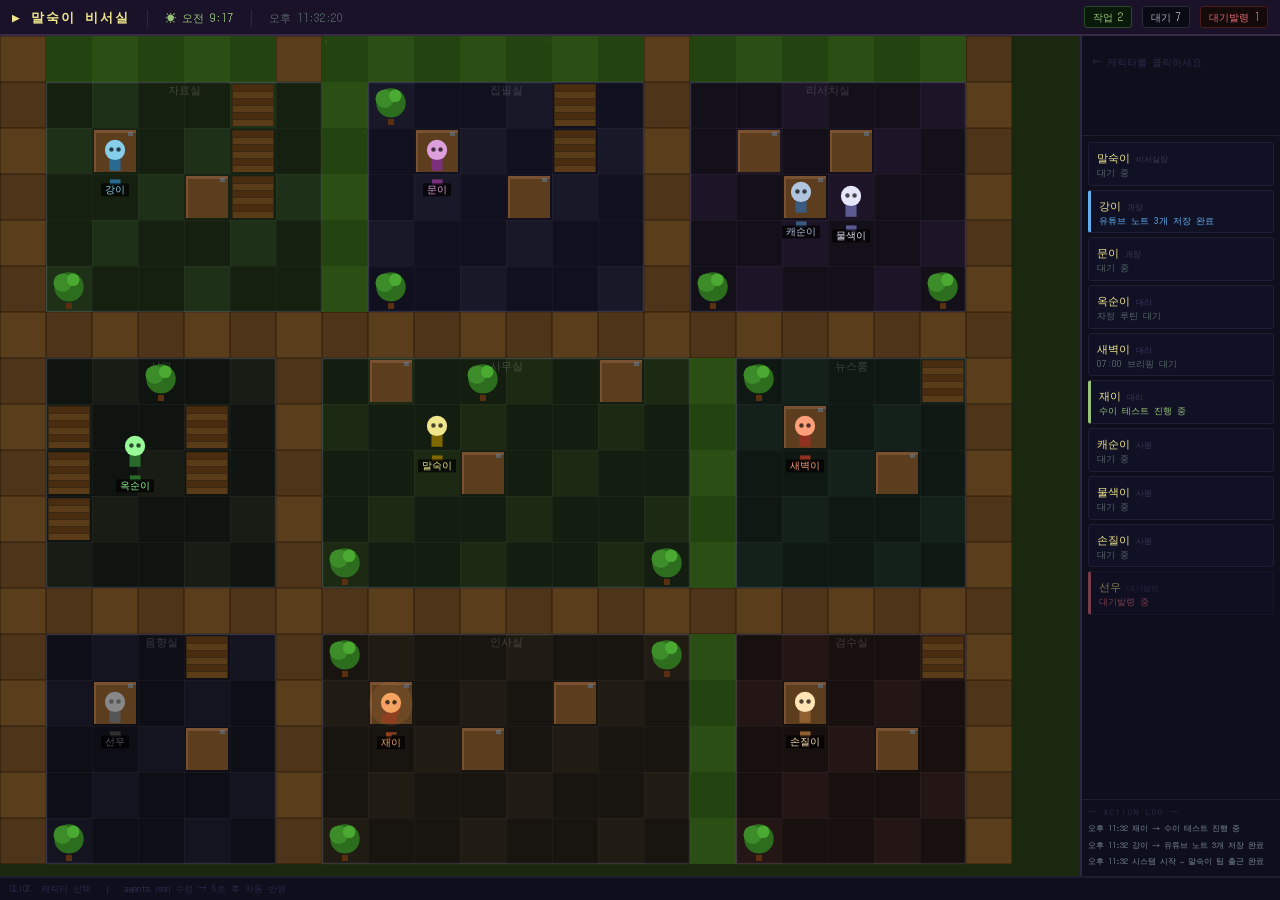
<file: dashboard/index.html>
<!DOCTYPE html>
<html lang="ko">
<head>
<meta charset="UTF-8">
<title>말숙이 비서팀</title>
<style>
@import url('https://fonts.googleapis.com/css2?family=DotGothic16&display=swap');
*{box-sizing:border-box;margin:0;padding:0;image-rendering:pixelated}
html,body{width:100%;height:100%;overflow:hidden;background:#0a0a14}
body{display:flex;flex-direction:column}

/* TOP HUD */
#hud{height:36px;background:#1a1228;border-bottom:2px solid #3a2848;display:flex;align-items:center;padding:0 12px;gap:16px;flex-shrink:0}
.hud-title{color:#f0e68c;font:bold 13px 'DotGothic16',monospace;letter-spacing:2px}
.hud-sep{color:#3a2848;font-size:18px}
#gameclock{color:#98c379;font:11px 'DotGothic16',monospace}
#realclock{color:#566;font:11px 'DotGothic16',monospace}
.hud-right{margin-left:auto;display:flex;gap:10px}
.hud-stat{font:10px 'DotGothic16',monospace;padding:2px 8px;border-radius:3px;border:1px solid}
.hud-w{color:#98c379;border-color:#2a4a2a;background:#0a1a0a}
.hud-i{color:#abb2bf;border-color:#2a2a3a;background:#0a0a14}
.hud-s{color:#e06c75;border-color:#4a1a1a;background:#140a0a}

/* MAIN */
#main{flex:1;display:flex;overflow:hidden}

/* MAP */
#mapwrap{flex:1;position:relative;overflow:hidden;background:#1a2810}
canvas#cv{display:block;width:100%;height:100%}

/* SIDEBAR */
#sb{width:200px;background:#0e0e1c;border-left:2px solid #2a2848;display:flex;flex-direction:column;flex-shrink:0}
#sb-detail{padding:10px;border-bottom:1px solid #1e1e30;min-height:100px;flex-shrink:0}
.sd-empty{color:#2a2a4a;font:10px 'DotGothic16',monospace;padding-top:8px}
.sd-name{color:#f0e68c;font:12px 'DotGothic16',monospace;margin-bottom:6px}
.sd-row{display:flex;justify-content:space-between;font:9px 'DotGothic16',monospace;color:#4a4a6a;margin:3px 0}
.sd-val{color:#abb2bf}
.sd-val.w{color:#98c379}.sd-val.d{color:#61afef}.sd-val.s{color:#e06c75}

/* AGENT LIST */
#sb-list{flex:1;overflow-y:auto;padding:6px 6px 0}
.ac{background:#111126;border:1px solid #1e1e36;border-radius:3px;padding:6px 8px;margin-bottom:4px;cursor:pointer;transition:border-color .1s}
.ac:hover,.ac.sel{border-color:#f0e68c}
.ac.wk{border-left:3px solid #98c379}
.ac.dn{border-left:3px solid #61afef}
.ac.st{border-left:3px solid #e06c75;opacity:.5}
.ac-name{font:11px 'DotGothic16',monospace;color:#f0e68c}
.ac-task{font:9px 'DotGothic16',monospace;color:#566;margin-top:1px;line-height:1.3}
.ac-task.wk{color:#98c379}.ac-task.dn{color:#61afef}.ac-task.st{color:#e06c75}

/* LOG */
#sb-log{border-top:1px solid #1e1e30;padding:6px;max-height:130px;overflow-y:auto;flex-shrink:0}
.log-title{font:8px 'DotGothic16',monospace;color:#2a2a4a;letter-spacing:2px;margin-bottom:3px}
.log-line{font:8px 'DotGothic16',monospace;color:#2a2a4a;line-height:1.7;border-bottom:1px solid #0e0e1c;padding:1px 0;transition:color .3s}
.log-line.fr{color:#7a8a9a}

/* BOTTOM */
#bot{height:24px;background:#0e0e1c;border-top:2px solid #1e1e30;display:flex;align-items:center;padding:0 10px;gap:14px;flex-shrink:0}
.bot-hint{font:9px 'DotGothic16',monospace;color:#2a2a4a}

::-webkit-scrollbar{width:3px}::-webkit-scrollbar-track{background:#0a0a14}::-webkit-scrollbar-thumb{background:#2a2848}
</style>
</head>
<body>
<div id="hud">
  <span class="hud-title">▶ 말숙이 비서실</span>
  <span class="hud-sep">|</span>
  <span id="gameclock">☀️ 오전 9:00</span>
  <span class="hud-sep">|</span>
  <span id="realclock">--:--:--</span>
  <div class="hud-right">
    <span class="hud-stat hud-w" id="sw">작업 0</span>
    <span class="hud-stat hud-i" id="si">대기 0</span>
    <span class="hud-stat hud-s" id="ss">대기발령 0</span>
  </div>
</div>
<div id="main">
  <div id="mapwrap"><canvas id="cv"></canvas></div>
  <div id="sb">
    <div id="sb-detail"><div class="sd-empty">← 캐릭터를 클릭하세요</div></div>
    <div id="sb-list"></div>
    <div id="sb-log"><div class="log-title">─ ACTION LOG ─</div><div id="loglines"></div></div>
  </div>
</div>
<div id="bot">
  <span class="bot-hint">CLICK: 캐릭터 선택</span>
  <span class="bot-hint">|</span>
  <span class="bot-hint">agents.json 수정 → 5초 후 자동 반영</span>
</div>

<script>
// ── CANVAS SETUP ────────────────────────────────────
const cv=document.getElementById('cv'),ctx=cv.getContext('2d');
let W=0,H=0;
function resize(){
  const mw=document.getElementById('mapwrap');
  W=mw.clientWidth;H=mw.clientHeight;
  cv.width=W;cv.height=H;
}
resize();
new ResizeObserver(resize).observe(document.getElementById('mapwrap'));

// ── MAP DATA ────────────────────────────────────────
// Tile types: 0=grass, 1=dirt-path, 2..=room floors
const COLS=22,ROWS=18,TILE=()=>Math.min(Math.floor(W/COLS),Math.floor(H/ROWS));

const ROOMS=[
  {id:'library', label:'자료실',  r1:1,c1:1, r2:5,c2:6,  floor:'#162010',accent:'#1e3018'},
  {id:'writing', label:'집필실',  r1:1,c1:8, r2:5,c2:13, floor:'#10101e',accent:'#181828'},
  {id:'research',label:'리서치실',r1:1,c1:15,r2:5,c2:20, floor:'#14101a',accent:'#1e1428'},
  {id:'archive', label:'서고',    r1:7,c1:1, r2:11,c2:5, floor:'#101410',accent:'#181c14'},
  {id:'office',  label:'사무실',  r1:7,c1:7, r2:11,c2:14,floor:'#141e10',accent:'#1c2a14'},
  {id:'news',    label:'뉴스룸',  r1:7,c1:16,r2:11,c2:20,floor:'#101814',accent:'#14201a'},
  {id:'sound',   label:'음향실',  r1:13,c1:1,r2:17,c2:5, floor:'#0e0e16',accent:'#141420'},
  {id:'hr',      label:'인사실',  r1:13,c1:7,r2:17,c2:14,floor:'#181410',accent:'#201c14'},
  {id:'review',  label:'검수실',  r1:13,c1:16,r2:17,c2:20,floor:'#18100e',accent:'#241614'},
];

// Build map grid
let GRID=[];
function buildGrid(){
  GRID=[];
  for(let r=0;r<ROWS;r++){GRID[r]=[];for(let c=0;c<COLS;c++)GRID[r][c]={type:0,room:null};}
  // corridors
  for(let c=0;c<COLS;c++){GRID[6][c].type=1;GRID[12][c].type=1;}
  for(let r=0;r<ROWS;r++){GRID[r][0].type=1;GRID[r][6].type=1;GRID[r][14].type=1;GRID[r][21].type=1;}
  // rooms
  for(const rm of ROOMS){
    for(let r=rm.r1;r<=rm.r2;r++)for(let c=rm.c1;c<=rm.c2;c++){
      GRID[r][c].type=2;GRID[r][c].room=rm.id;
    }
  }
}
buildGrid();

// Furniture {t, r, c}
const FURN=[
  // 자료실
  {t:'desk',r:2,c:2},{t:'desk',r:3,c:4},{t:'shelf',r:1,c:5},{t:'shelf',r:2,c:5},{t:'shelf',r:3,c:5},{t:'plant',r:5,c:1},
  // 집필실
  {t:'desk',r:2,c:9},{t:'desk',r:3,c:11},{t:'shelf',r:1,c:12},{t:'shelf',r:2,c:12},{t:'plant',r:5,c:8},{t:'plant',r:1,c:8},
  // 리서치실
  {t:'desk',r:2,c:16},{t:'desk',r:2,c:18},{t:'desk',r:3,c:17},{t:'plant',r:5,c:15},{t:'plant',r:5,c:20},
  // 서고
  {t:'shelf',r:8,c:1},{t:'shelf',r:9,c:1},{t:'shelf',r:10,c:1},{t:'shelf',r:8,c:4},{t:'shelf',r:9,c:4},{t:'plant',r:7,c:3},
  // 사무실
  {t:'desk',r:7,c:8},{t:'desk',r:7,c:13},{t:'desk',r:9,c:10},{t:'plant',r:11,c:7},{t:'plant',r:11,c:14},{t:'plant',r:7,c:10},
  // 뉴스룸
  {t:'desk',r:8,c:17},{t:'desk',r:9,c:19},{t:'plant',r:7,c:16},{t:'shelf',r:7,c:20},
  // 음향실
  {t:'desk',r:14,c:2},{t:'desk',r:15,c:4},{t:'shelf',r:13,c:4},{t:'plant',r:17,c:1},
  // 인사실
  {t:'desk',r:14,c:8},{t:'desk',r:14,c:12},{t:'desk',r:15,c:10},{t:'plant',r:13,c:14},{t:'plant',r:17,c:7},{t:'plant',r:13,c:7},
  // 검수실
  {t:'desk',r:14,c:17},{t:'desk',r:15,c:19},{t:'shelf',r:13,c:20},{t:'plant',r:17,c:16},
];

// ── AGENT DEFINITIONS ───────────────────────────────
const AGENT_DEFS=[
  {id:'malsuki',name:'말숙이',rank:'비서실장',color:'#f0e68c',dark:'#806800',
   status:'idle',task:'대기 중',
   wp:[{r:8,c:9},{r:9,c:11},{r:9,c:10},{r:8,c:12}],
   says:['업무 조율 중','직원 현황 점검','보고 준비']},
  {id:'gangi',name:'강이',rank:'과장',color:'#87ceeb',dark:'#2a6a90',
   status:'done',task:'유튜브 노트 완료',
   wp:[{r:2,c:2},{r:3,c:4},{r:2,c:3},{r:3,c:2}],
   says:['노트 저장 완료 ✓','MOC 작성 완료','다음 URL 대기']},
  {id:'muni',name:'문이',rank:'과장',color:'#dda0dd',dark:'#7a307a',
   status:'idle',task:'대기 중',
   wp:[{r:2,c:9},{r:3,c:11},{r:2,c:11},{r:3,c:9}],
   says:['집필 대기','글감 구상 중','키워드 구상']},
  {id:'oksuni',name:'옥순이',rank:'대리',color:'#98fb98',dark:'#2a6a2a',
   status:'idle',task:'자정 루틴 대기',
   wp:[{r:8,c:2},{r:9,c:3},{r:10,c:2},{r:9,c:2}],
   says:['PARA 유지 확인','파일 분류 대기','Inbox 비어있음']},
  {id:'saebyeok',name:'새벽이',rank:'대리',color:'#ffa07a',dark:'#903020',
   status:'idle',task:'07:00 브리핑 대기',
   wp:[{r:8,c:17},{r:9,c:18},{r:9,c:17},{r:8,c:19}],
   says:['뉴스 수집 대기','날씨 확인 중','브리핑 준비']},
  {id:'jaei',name:'재이',rank:'대리',color:'#f4a460',dark:'#904020',
   status:'working',task:'수이 테스트 진행 중',
   wp:[{r:14,c:8},{r:14,c:12},{r:15,c:10},{r:15,c:9}],
   says:['수이 평가 중 📋','테스트 케이스 설계','채용 검토 중']},
  {id:'kaesuni',name:'캐순이',rank:'사원',color:'#b0c4de',dark:'#3a5a80',
   status:'idle',task:'대기 중',
   wp:[{r:2,c:16},{r:3,c:17},{r:2,c:18},{r:3,c:16}],
   says:['검색 대기','자료 수집 대기','출처 확인 준비']},
  {id:'mulsaek',name:'물색이',rank:'사원',color:'#e6e6fa',dark:'#5a5a90',
   status:'idle',task:'대기 중',
   wp:[{r:3,c:18},{r:2,c:17},{r:3,c:19},{r:2,c:19}],
   says:['키워드 탐색 대기','SEO 분석 준비','연관검색어 대기']},
  {id:'sonjil',name:'손질이',rank:'사원',color:'#ffe4b5',dark:'#906030',
   status:'idle',task:'대기 중',
   wp:[{r:14,c:17},{r:15,c:18},{r:14,c:19},{r:15,c:17}],
   says:['검수 대기','맞춤법 준비','사실 검증 대기']},
  {id:'sunwoo',name:'선우',rank:'대기발령',color:'#707070',dark:'#303030',
   status:'standby',task:'대기발령 중',
   wp:[{r:14,c:2},{r:15,c:3}],
   says:['...','(대기발령)']},
];

let agents=AGENT_DEFS.map(d=>({...d,
  wpi:0,mspeed:90+Math.floor(Math.random()*100),mtick:Math.floor(Math.random()*80),
  px:0,py:0,bubble:'',btick:0,bobOff:Math.random()*Math.PI*2
}));

function initPositions(){
  const ts=TILE();
  agents.forEach(a=>{
    const wp=a.wp[0];
    a.px=(wp.c+0.5)*ts;a.py=(wp.r+0.5)*ts;
  });
}
initPositions();

// ── STATE ───────────────────────────────────────────
let selected=null,frame=0,gameMin=0,clockTick=0,logs=[];

// ── DRAW MAP ────────────────────────────────────────
function getRoomById(id){return ROOMS.find(r=>r.id===id);}

function drawMap(){
  const ts=TILE();
  // base pass
  for(let r=0;r<ROWS;r++){
    for(let c=0;c<COLS;c++){
      const g=GRID[r][c];
      const x=c*ts,y=r*ts;
      if(g.type===0){
        // grass
        ctx.fillStyle=(r+c)%2===0?'#2a4e14':'#234410';
        ctx.fillRect(x,y,ts,ts);
        if((r*5+c*3)%7===0){ctx.fillStyle='rgba(255,255,255,0.05)';ctx.fillRect(x+3,y+4,2,3);}
        if((r*3+c*7)%11===0){ctx.fillStyle='rgba(255,255,255,0.04)';ctx.fillRect(x+ts-4,y+2,2,4);}
      } else if(g.type===1){
        // path
        ctx.fillStyle=(r+c)%2===0?'#5a3e1c':'#4e3418';
        ctx.fillRect(x,y,ts,ts);
        // cobble detail
        if(ts>=20){
          ctx.fillStyle='rgba(0,0,0,0.25)';
          ctx.fillRect(x,y,ts,1);ctx.fillRect(x,y+ts-1,ts,1);
          ctx.fillRect(x,y,1,ts);ctx.fillRect(x+ts-1,y,1,ts);
        }
      } else {
        // room floor
        const rm=getRoomById(g.room);
        const alt=(r+c)%3===0;
        ctx.fillStyle=alt?(rm?.accent||'#1a1a2a'):(rm?.floor||'#14141e');
        ctx.fillRect(x,y,ts,ts);
        // floor grid
        if(ts>=20){
          ctx.fillStyle='rgba(255,255,255,0.03)';
          ctx.fillRect(x,y,ts,1);ctx.fillRect(x,y,1,ts);
        }
      }
    }
  }
  // room borders + labels
  for(const rm of ROOMS){
    const x=rm.c1*ts,y=rm.r1*ts;
    const w=(rm.c2-rm.c1+1)*ts,h=(rm.r2-rm.r1+1)*ts;
    ctx.strokeStyle='rgba(200,200,255,0.15)';ctx.lineWidth=1.5;
    ctx.strokeRect(x+0.5,y+0.5,w-1,h-1);
    // label
    const fs=Math.max(8,Math.min(11,ts*0.32));
    ctx.font=`${fs}px 'DotGothic16',monospace`;ctx.textAlign='center';
    ctx.fillStyle='rgba(255,255,255,0.18)';
    ctx.fillText(rm.label,(rm.c1+rm.c2+1)/2*ts,rm.r1*ts+fs+1);
  }
}

function drawFurniture(){
  const ts=TILE();
  for(const f of FURN){
    const x=f.c*ts+2,y=f.r*ts+2,s=ts-4;
    if(s<4) continue;
    if(f.t==='desk'){
      // desk surface
      ctx.fillStyle='#5c3d1e';ctx.fillRect(x,y,s,s);
      // highlight edge
      ctx.fillStyle='#7a5232';ctx.fillRect(x,y,s,3);ctx.fillRect(x,y,2,s);
      // monitor / item
      if(s>14){ctx.fillStyle='rgba(100,180,255,0.3)';ctx.fillRect(x+s-8,y+2,5,4);}
    } else if(f.t==='shelf'){
      ctx.fillStyle='#3a2810';ctx.fillRect(x,y,s,s);
      const rows=Math.max(2,Math.floor(s/7));
      for(let i=0;i<rows;i++){
        ctx.fillStyle=i%2?'#5a3c18':'#4a2c10';
        ctx.fillRect(x+1,y+1+i*Math.floor(s/rows),s-2,Math.floor(s/rows)-1);
      }
    } else if(f.t==='plant'){
      // pot
      ctx.fillStyle='#5a3010';ctx.fillRect(x+s/2-3,y+s-7,6,6);
      // leaves
      ctx.fillStyle='#2d6e1e';
      ctx.beginPath();ctx.arc(x+s/2,y+s*0.45,s*0.35,0,Math.PI*2);ctx.fill();
      ctx.fillStyle='#3d8c2a';
      ctx.beginPath();ctx.arc(x+s/2-s*0.15,y+s*0.35,s*0.22,0,Math.PI*2);ctx.fill();
      ctx.fillStyle='#4aaa32';
      ctx.beginPath();ctx.arc(x+s/2+s*0.1,y+s*0.28,s*0.15,0,Math.PI*2);ctx.fill();
    }
  }
}

// ── DRAW AGENTS ─────────────────────────────────────
function drawAgent(a){
  const ts=TILE();
  const x=Math.round(a.px),y=Math.round(a.py);
  const bob=a.status==='working'?Math.sin(frame*0.1+a.bobOff)*1.5:0;
  const isSel=selected===a.id;
  const isWork=a.status==='working';
  const isDead=a.status==='standby';

  // selection ring
  if(isSel){
    ctx.save();ctx.globalAlpha=0.5+0.3*Math.sin(frame*0.08);
    ctx.strokeStyle='#fff';ctx.lineWidth=1.5;ctx.setLineDash([3,3]);
    ctx.beginPath();ctx.arc(x,y+bob,ts*0.42,0,Math.PI*2);ctx.stroke();
    ctx.setLineDash([]);ctx.restore();
  }
  // work glow
  if(isWork){
    ctx.save();ctx.globalAlpha=0.15+0.08*Math.sin(frame*0.07);
    ctx.fillStyle=a.color;ctx.beginPath();ctx.arc(x,y+bob,ts*0.48,0,Math.PI*2);ctx.fill();
    ctx.restore();
  }

  const h=ts*0.22,bod=ts*0.16,leg=ts*0.12;
  const dy=y+bob;

  // shadow
  ctx.save();ctx.globalAlpha=0.25;
  ctx.fillStyle='#000';ctx.beginPath();ctx.ellipse(x,dy+h*1.8+bod*2+leg*1.2,h*0.8,h*0.25,0,0,Math.PI*2);ctx.fill();
  ctx.restore();

  // legs
  const lp=isWork?Math.sin(frame*0.15)*leg*0.6:0;
  ctx.fillStyle=a.dark;
  ctx.fillRect(x-h*0.5,dy+h*1.5+bod*1.8,h*0.55,leg+lp);
  ctx.fillRect(x+h*0.0,dy+h*1.5+bod*1.8,h*0.55,leg-lp);
  // body
  ctx.fillStyle=isDead?'#555':a.dark;
  ctx.fillRect(x-h*0.55,dy+h*0.5,h*1.1,bod*2);
  // arms
  if(isWork){
    const ap=Math.sin(frame*0.15)*h*0.4;
    ctx.fillRect(x-h*0.9,dy+h*0.7+ap,h*0.35,bod);
    ctx.fillRect(x+h*0.55,dy+h*0.7-ap,h*0.35,bod);
  }
  // head
  ctx.fillStyle=isDead?'#888':a.color;
  ctx.beginPath();ctx.arc(x,dy-h*0.1,h,0,Math.PI*2);ctx.fill();
  // eyes
  ctx.fillStyle=isDead?'#555':'rgba(0,0,0,0.7)';
  const ey=dy-h*0.15,er=Math.max(1.5,h*0.22);
  ctx.beginPath();ctx.arc(x-h*0.35,ey,er,0,Math.PI*2);ctx.fill();
  ctx.beginPath();ctx.arc(x+h*0.35,ey,er,0,Math.PI*2);ctx.fill();
  // blush (working)
  if(isWork){ctx.save();ctx.globalAlpha=0.4;ctx.fillStyle='#ff8888';
    ctx.beginPath();ctx.arc(x-h*0.6,ey+er,er*0.9,0,Math.PI*2);ctx.fill();
    ctx.beginPath();ctx.arc(x+h*0.6,ey+er,er*0.9,0,Math.PI*2);ctx.fill();
    ctx.restore();}

  // name tag (always visible)
  const fs=Math.max(7,Math.min(10,ts*0.28));
  ctx.font=`${fs}px 'DotGothic16',monospace`;ctx.textAlign='center';
  // background pill
  const nw=ctx.measureText(a.name).width+8;
  ctx.fillStyle='rgba(0,0,0,0.7)';
  ctx.fillRect(x-nw/2,dy+h+bod*2+leg+2,nw,fs+3);
  ctx.fillStyle=isDead?'#555':a.color;
  ctx.fillText(a.name,x,dy+h+bod*2+leg+fs+2);

  // bubble
  if(a.bubble&&a.btick>0){
    const bfs=Math.max(7,ts*0.26);
    ctx.font=`${bfs}px 'DotGothic16',monospace`;
    const bw=ctx.measureText(a.bubble).width+12,bh=bfs+8;
    const bx=Math.min(Math.max(x-bw/2,2),W-202-bw-2);
    const by=Math.max(dy-h-bh-8,2);
    ctx.fillStyle='rgba(8,8,20,0.92)';
    ctx.fillRect(bx,by,bw,bh);
    ctx.strokeStyle=a.color;ctx.lineWidth=1;
    ctx.strokeRect(bx,by,bw,bh);
    // tail
    ctx.fillStyle='rgba(8,8,20,0.92)';
    ctx.beginPath();ctx.moveTo(x-4,by+bh);ctx.lineTo(x+4,by+bh);ctx.lineTo(x,by+bh+5);ctx.closePath();ctx.fill();
    ctx.fillStyle='#ddd';ctx.font=`${bfs}px 'DotGothic16',monospace`;ctx.textAlign='left';
    ctx.fillText(a.bubble,bx+5,by+bfs+3);
    ctx.textAlign='center';
  }
}

// ── UPDATE ───────────────────────────────────────────
function updateAgents(){
  const ts=TILE();
  for(const a of agents){
    if(a.status==='standby'){
      const tx=(a.wp[0].c+0.5)*ts,ty=(a.wp[0].r+0.5)*ts;
      a.px+=(tx-a.px)*0.05;a.py+=(ty-a.py)*0.05;
      continue;
    }
    a.mtick++;
    if(a.mtick>=a.mspeed){
      a.mtick=0;
      a.wpi=(a.wpi+1)%a.wp.length;
      if(a.says.length&&Math.random()<0.5){
        a.bubble=a.says[Math.floor(Math.random()*a.says.length)];
        a.btick=80+Math.floor(Math.random()*50);
        addLog(a.name+' → '+a.bubble.replace(/[📋✓]/g,'').trim());
      }
    }
    const tx=(a.wp[a.wpi].c+0.5)*ts,ty=(a.wp[a.wpi].r+0.5)*ts;
    a.px+=(tx-a.px)*0.06;a.py+=(ty-a.py)*0.06;
    if(a.btick>0)a.btick--;else a.bubble='';
  }
}

// ── CLOCK ───────────────────────────────────────────
function updateClock(){
  clockTick++;
  if(clockTick%3===0){
    gameMin=(gameMin+1)%720;
    const h=Math.floor(gameMin/60)+9,m=gameMin%60;
    const ap=h<12?'☀️ 오전':h<20?'🌆 오후':'🌙 밤';
    const hh=h>12?h-12:h||12;
    document.getElementById('gameclock').textContent=`${ap} ${hh}:${String(m).padStart(2,'0')}`;
    const dark=h>=20||h<6;
    document.getElementById('mapwrap').style.filter=dark?'brightness(0.55)':'brightness(1)';
  }
  const now=new Date();
  document.getElementById('realclock').textContent=now.toLocaleTimeString('ko-KR');
  // hud stats
  document.getElementById('sw').textContent='작업 '+agents.filter(a=>a.status==='working'||a.status==='done').length;
  document.getElementById('si').textContent='대기 '+agents.filter(a=>a.status==='idle').length;
  document.getElementById('ss').textContent='대기발령 '+agents.filter(a=>a.status==='standby').length;
}

// ── SIDEBAR ─────────────────────────────────────────
function buildSidebar(){
  document.getElementById('sb-list').innerHTML=agents.map(a=>`
    <div class="ac ${a.status==='working'?'wk':a.status==='done'?'dn':a.status==='standby'?'st':''} ${selected===a.id?'sel':''}" onclick="selAgent('${a.id}')">
      <div class="ac-name">${a.name} <span style="font-size:8px;color:#3a3a5a">${a.rank}</span></div>
      <div class="ac-task ${a.status==='working'?'wk':a.status==='done'?'dn':a.status==='standby'?'st':''}">${a.task}</div>
    </div>`).join('');
}

window.selAgent=function(id){
  selected=selected===id?null:id;
  if(selected){
    const a=agents.find(x=>x.id===id);
    const sc=a.status==='working'?'w':a.status==='done'?'d':a.status==='standby'?'s':'';
    const sl=a.status==='working'?'🟢 작업 중':a.status==='done'?'✅ 완료':a.status==='standby'?'🔴 대기발령':'⚪ 대기';
    const room=ROOMS.find(rm=>rm.id===GRID[a.wp[0].r]?.[a.wp[0].c]?.room)?.label||'이동 중';
    document.getElementById('sb-detail').innerHTML=`
      <div class="sd-name">${a.name}</div>
      <div class="sd-row"><span>직급</span><span class="sd-val">${a.rank}</span></div>
      <div class="sd-row"><span>상태</span><span class="sd-val ${sc}">${sl}</span></div>
      <div class="sd-row"><span>업무</span><span class="sd-val">${a.task}</span></div>
      <div class="sd-row"><span>위치</span><span class="sd-val">${room}</span></div>`;
  } else {
    document.getElementById('sb-detail').innerHTML='<div class="sd-empty">← 캐릭터를 클릭하세요</div>';
  }
};

cv.addEventListener('click',e=>{
  const rc=cv.getBoundingClientRect();
  const sx=(e.clientX-rc.left)*(W/rc.width),sy=(e.clientY-rc.top)*(H/rc.height);
  const ts=TILE();
  let hit=null,best=ts*0.55;
  for(const a of agents){const d=Math.hypot(sx-a.px,sy-a.py);if(d<best){best=d;hit=a.id;}}
  selAgent(hit||'');
});

// ── LOG ─────────────────────────────────────────────
function addLog(msg){
  const t=new Date().toLocaleTimeString('ko-KR',{hour:'2-digit',minute:'2-digit'});
  logs.unshift({t,msg,fr:true});
  if(logs.length>30)logs.pop();
  setTimeout(()=>{const l=logs.find(x=>x.msg===msg&&x.fr);if(l)l.fr=false;},4000);
  renderLog();
}
function renderLog(){
  document.getElementById('loglines').innerHTML=
    logs.slice(0,15).map(l=>`<div class="log-line${l.fr?' fr':''}">${l.t} ${l.msg}</div>`).join('');
}

// ── JSON POLLING ─────────────────────────────────────
async function poll(){
  try{
    const r=await fetch('agents.json?_='+Date.now());
    if(!r.ok)return;
    const d=await r.json();
    d.agents.forEach(upd=>{
      const a=agents.find(x=>x.id===upd.id);
      if(a){a.status=upd.status;a.task=upd.task;}
    });
  }catch(_){}
}
poll();setInterval(poll,5000);

// ── MAIN LOOP ─────────────────────────────────────────
function loop(){
  frame++;
  updateAgents();
  updateClock();
  ctx.clearRect(0,0,W,H);
  drawMap();drawFurniture();
  agents.forEach(drawAgent);
  buildSidebar();
  requestAnimationFrame(loop);
}

addLog('시스템 시작 — 말숙이 팀 출근 완료');
addLog('강이 → 유튜브 노트 3개 저장 완료');
addLog('재이 → 수이 테스트 진행 중');
initPositions();
loop();
</script>
</body>
</html>
</file>
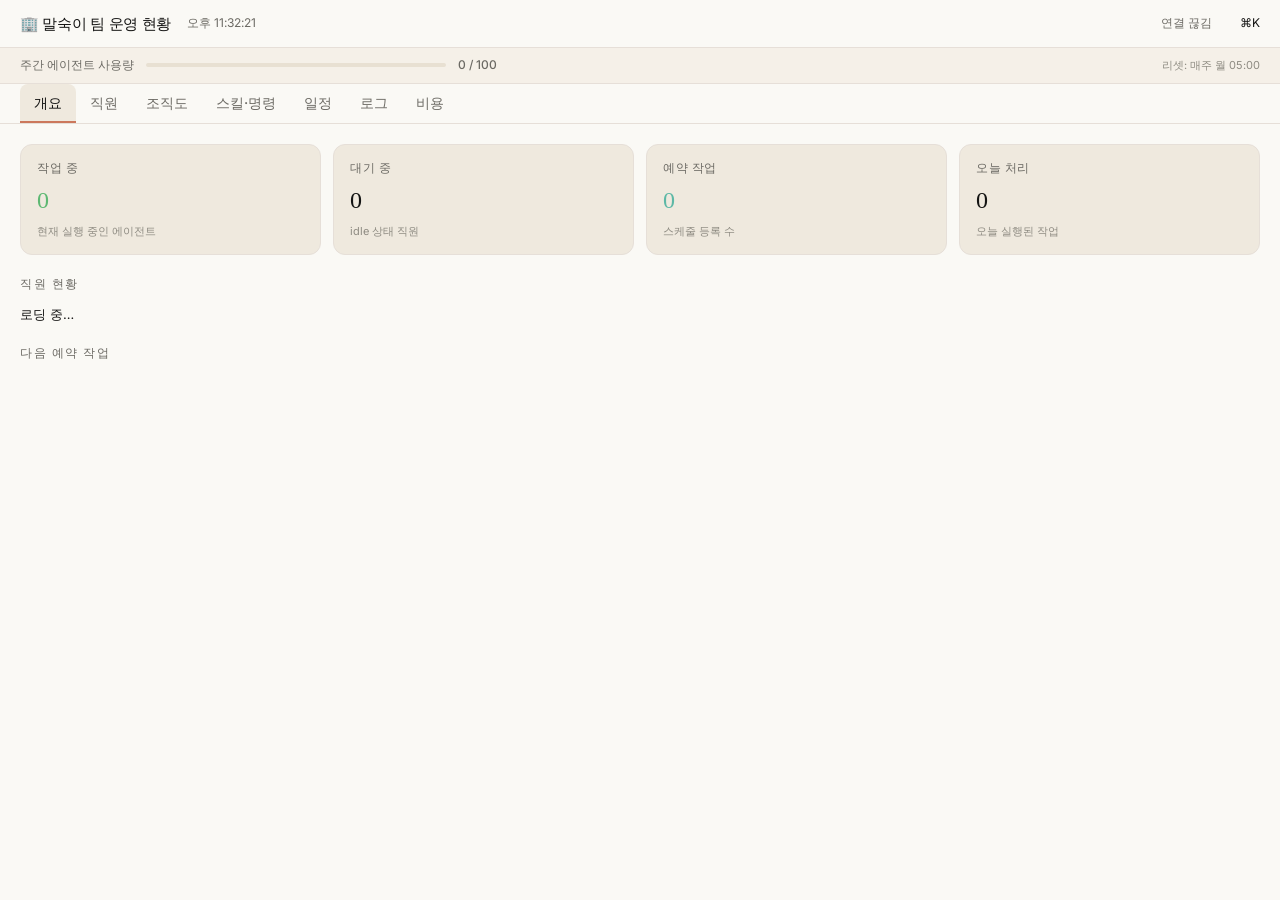
<file: dashboard2/index.html>
<!DOCTYPE html>
<html lang="ko">
<head>
<meta charset="UTF-8">
<meta name="viewport" content="width=device-width,initial-scale=1">
<title>말숙이 팀 운영 대시보드</title>
<link rel="preconnect" href="https://fonts.googleapis.com">
<link href="https://fonts.googleapis.com/css2?family=Inter:wght@400;500;600&family=JetBrains+Mono:wght@400&display=swap" rel="stylesheet">
<style>
/* ── Claude 디자인 시스템 토큰 ── */
:root {
  /* 색상 — Claude 팔레트 */
  --color-canvas:#faf9f5;
  --color-surface-soft:#f5f0e8;
  --color-surface-card:#efe9de;
  --color-surface-cream-strong:#e8e0d2;
  --color-surface-dark:#181715;
  --color-surface-dark-elevated:#252320;
  --color-surface-dark-soft:#1f1e1b;
  --color-primary:#cc785c;
  --color-primary-active:#a9583e;
  --color-primary-disabled:#e6dfd8;
  --color-ink:#141413;
  --color-body:#3d3d3a;
  --color-body-strong:#252523;
  --color-muted:#6c6a64;
  --color-muted-soft:#8e8b82;
  --color-hairline:#e6dfd8;
  --color-hairline-soft:#ebe6df;
  --color-on-primary:#ffffff;
  --color-on-dark:#faf9f5;
  --color-on-dark-soft:#a09d96;
  --color-accent-teal:#5db8a6;
  --color-accent-amber:#e8a55a;
  --color-success:#5db872;
  --color-warning:#d4a017;
  --color-error:#c64545;

  /* 타이포그래피 */
  --font-display:"Cormorant Garamond","Times New Roman",serif;
  --font-body:"Inter",-apple-system,BlinkMacSystemFont,"Segoe UI",sans-serif;
  --font-mono:"JetBrains Mono",ui-monospace,monospace;

  /* 보더 반경 */
  --radius-xs:4px;
  --radius-sm:6px;
  --radius-md:8px;
  --radius-lg:12px;
  --radius-xl:16px;
  --radius-pill:9999px;

  /* 간격 */
  --space-xxs:4px;
  --space-xs:8px;
  --space-sm:12px;
  --space-md:16px;
  --space-lg:24px;
  --space-xl:32px;
  --space-xxl:48px;
}

*{box-sizing:border-box;margin:0;padding:0}

body{
  background:var(--color-canvas);
  color:var(--color-ink);
  font-family:var(--font-body);
  font-size:14px;
  line-height:1.55;
  height:100vh;
  display:flex;
  flex-direction:column;
  overflow:hidden;
}

/* ── 상단 헤더 (top-nav) ── */
.topbar{
  background:var(--color-canvas);
  border-bottom:1px solid var(--color-hairline);
  padding:0 20px;
  display:flex;
  align-items:center;
  gap:16px;
  height:48px;
  flex-shrink:0;
}
.topbar-title{
  font-size:15px;
  font-weight:500;
  letter-spacing:-.3px;
  color:var(--color-ink);
  font-family:var(--font-body);
}
.topbar-subtitle{color:var(--color-muted);font-size:12px}
.topbar-status{
  display:flex;
  align-items:center;
  gap:6px;
  margin-left:auto;
  font-size:12px;
  color:var(--color-muted);
}
.dot{
  width:8px;
  height:8px;
  border-radius:50%;
  background:var(--color-success);
  animation:pulse 2s infinite;
}
@keyframes pulse{0%,100%{opacity:1}50%{opacity:.5}}

/* ── 한도 게이지 ── */
.limit-bar-wrap{
  background:var(--color-surface-soft);
  border-bottom:1px solid var(--color-hairline);
  padding:8px 20px;
  display:flex;
  align-items:center;
  gap:12px;
  flex-shrink:0;
}
.limit-label{font-size:12px;color:var(--color-muted);white-space:nowrap;font-weight:500}
.limit-bar{
  flex:1;
  height:4px;
  background:var(--color-surface-cream-strong);
  border-radius:var(--radius-pill);
  overflow:hidden;
  max-width:300px;
}
.limit-fill{
  height:100%;
  background:var(--color-success);
  border-radius:var(--radius-pill);
  transition:width .5s,background .5s;
}
.limit-fill.warn{background:var(--color-warning)}
.limit-fill.danger{background:var(--color-error)}
.limit-value{font-size:12px;color:var(--color-muted);min-width:60px;font-weight:500}
.limit-reset{font-size:11px;color:var(--color-muted-soft);margin-left:auto}

/* ── 탭 (category-tab) ── */
.tabs{
  background:var(--color-canvas);
  border-bottom:1px solid var(--color-hairline);
  display:flex;
  padding:0 20px;
  flex-shrink:0;
}
.tab{
  padding:8px 14px;
  font-size:14px;
  font-weight:500;
  color:var(--color-muted);
  cursor:pointer;
  border-bottom:2px solid transparent;
  transition:.2s;
  white-space:nowrap;
  font-family:var(--font-body);
  border-radius:var(--radius-md) var(--radius-md) 0 0;
}
.tab:hover{color:var(--color-ink)}
.tab.active{
  color:var(--color-ink);
  border-bottom-color:var(--color-primary);
  background:var(--color-surface-card);
}

/* ── 콘텐츠 ── */
.content{flex:1;overflow-y:auto;padding:20px;background:var(--color-canvas)}
.pane{display:none}
.pane.active{display:block}

/* ── 메트릭 카드 (feature-card) ── */
.metrics{display:grid;grid-template-columns:repeat(4,1fr);gap:12px;margin-bottom:20px}
.metric-card{
  background:var(--color-surface-card);
  border:1px solid var(--color-hairline);
  border-radius:var(--radius-lg);
  padding:14px 16px;
  cursor:pointer;
  transition:.2s;
}
.metric-card:hover{border-color:var(--color-primary-disabled);background:var(--color-surface-cream-strong)}
.metric-card.active-filter{border-color:var(--color-primary)}
.metric-label{
  font-size:12px;
  font-weight:500;
  color:var(--color-muted);
  margin-bottom:4px;
  letter-spacing:.5px;
  text-transform:uppercase;
  font-family:var(--font-body);
}
.metric-value{font-size:24px;font-weight:400;color:var(--color-ink);font-family:var(--font-display);letter-spacing:-.3px}
.metric-value.green{color:var(--color-success)}
.metric-value.blue{color:var(--color-accent-teal)}
.metric-hint{font-size:11px;color:var(--color-muted-soft);margin-top:4px}

/* ── 직원 그리드 (connector-tile) ── */
.section-title{
  font-size:12px;
  font-weight:500;
  color:var(--color-muted);
  text-transform:uppercase;
  letter-spacing:1.5px;
  margin-bottom:10px;
  display:flex;
  align-items:center;
  gap:6px;
  font-family:var(--font-body);
}
.agent-grid{display:grid;grid-template-columns:repeat(3,1fr);gap:10px;margin-bottom:20px}
.agent-card{
  background:var(--color-canvas);
  border:1px solid var(--color-hairline);
  border-left:3px solid var(--color-hairline);
  border-radius:var(--radius-lg);
  padding:12px;
  cursor:pointer;
  transition:.2s;
}
.agent-card:hover{border-color:var(--color-primary-disabled);background:var(--color-surface-soft)}
.agent-card.working{border-left-color:var(--color-success)}
.agent-card.standby{border-left-color:var(--color-warning);opacity:.8}
.agent-header{display:flex;justify-content:space-between;align-items:center;margin-bottom:4px}
.agent-name{font-weight:500;font-size:14px;color:var(--color-ink);font-family:var(--font-body)}
/* ── 뱃지 (badge-pill / badge-coral) ── */
.badge{
  font-size:10px;
  padding:2px 8px;
  border-radius:var(--radius-pill);
  font-weight:500;
  letter-spacing:.5px;
  text-transform:uppercase;
  font-family:var(--font-body);
}
.badge.working{background:var(--color-success);color:#fff}
.badge.idle{background:var(--color-surface-card);color:var(--color-muted)}
.badge.standby{background:var(--color-accent-amber);color:#fff}
.agent-desc{font-size:12px;color:var(--color-muted);overflow:hidden;white-space:nowrap;text-overflow:ellipsis}

/* ── 스킬 목록 ── */
.skill-list{display:flex;flex-direction:column;gap:8px;margin-bottom:20px}
.skill-row{
  background:var(--color-canvas);
  border:1px solid var(--color-hairline);
  border-radius:var(--radius-lg);
  padding:12px 16px;
  display:flex;
  align-items:center;
  gap:12px;
}
.skill-name{
  font-family:var(--font-mono);
  font-size:13px;
  color:var(--color-primary);
  flex:1;
}
.skill-desc{font-size:12px;color:var(--color-muted);flex:2;overflow:hidden;white-space:nowrap;text-overflow:ellipsis}
/* ── 버튼 (button-secondary) ── */
.skill-btn{
  background:var(--color-canvas);
  border:1px solid var(--color-hairline);
  color:var(--color-ink);
  padding:4px 12px;
  border-radius:var(--radius-md);
  cursor:pointer;
  font-size:12px;
  font-weight:500;
  font-family:var(--font-body);
  transition:.2s;
  height:28px;
}
.skill-btn:hover{background:var(--color-surface-soft);border-color:var(--color-primary-disabled)}
.skill-btn.disabled{opacity:.4;cursor:default}
.skill-btn.active{background:var(--color-surface-card);border-color:var(--color-primary-disabled);color:var(--color-ink)}

/* ── 명령 입력 ── */
.cmd-section{
  background:var(--color-surface-card);
  border:1px solid var(--color-hairline);
  border-radius:var(--radius-lg);
  padding:16px;
  margin-bottom:20px;
}
.cmd-label{font-size:12px;color:var(--color-muted);margin-bottom:8px;font-weight:500;letter-spacing:.5px;text-transform:uppercase}
.cmd-input-row{display:flex;gap:8px}
/* text-input */
.cmd-input{
  flex:1;
  background:var(--color-canvas);
  border:1px solid var(--color-hairline);
  color:var(--color-ink);
  padding:10px 14px;
  border-radius:var(--radius-md);
  font-size:14px;
  font-family:var(--font-body);
  outline:none;
  height:40px;
}
.cmd-input:focus{border-color:var(--color-primary);box-shadow:0 0 0 3px rgba(204,120,92,.12)}
/* button-primary */
.cmd-send{
  background:var(--color-primary);
  border:none;
  color:var(--color-on-primary);
  padding:0 20px;
  border-radius:var(--radius-md);
  cursor:pointer;
  font-size:14px;
  font-weight:500;
  font-family:var(--font-body);
  white-space:nowrap;
  height:40px;
  transition:.2s;
}
.cmd-send:hover{background:var(--color-primary-active)}
/* code-window-card */
.cmd-output{
  margin-top:12px;
  background:var(--color-surface-dark);
  border:1px solid var(--color-hairline);
  border-radius:var(--radius-lg);
  padding:16px;
  font-family:var(--font-mono);
  font-size:13px;
  color:var(--color-on-dark-soft);
  max-height:200px;
  overflow-y:auto;
  display:none;
  white-space:pre-wrap;
  line-height:1.6;
}

/* ── 로그 ── */
.log-list{display:flex;flex-direction:column;gap:6px}
.log-item{
  display:flex;
  gap:10px;
  padding:8px 12px;
  background:var(--color-canvas);
  border-radius:var(--radius-md);
  border:1px solid var(--color-hairline);
}
.log-time{color:var(--color-muted-soft);font-family:var(--font-mono);font-size:12px;white-space:nowrap}
.log-msg{font-size:13px;color:var(--color-body)}

/* ── 스케줄 ── */
.sched-list{display:flex;flex-direction:column;gap:8px}
.sched-row{
  background:var(--color-canvas);
  border:1px solid var(--color-hairline);
  border-radius:var(--radius-lg);
  padding:12px 16px;
  display:flex;
  align-items:center;
  gap:12px;
}
.sched-name{font-size:13px;flex:1;color:var(--color-body);font-weight:500}
.sched-time{font-size:12px;color:var(--color-accent-teal);font-family:var(--font-mono)}
.sched-state{
  font-size:11px;
  padding:2px 10px;
  border-radius:var(--radius-pill);
  background:var(--color-success);
  color:#fff;
  font-weight:500;
  letter-spacing:.5px;
  text-transform:uppercase;
}

/* ── 상세 패널 (product-mockup-card-dark) ── */
.detail-overlay{display:none;position:fixed;inset:0;background:rgba(20,20,19,.4);z-index:100}
.detail-panel{
  position:fixed;
  right:0;
  top:0;
  bottom:0;
  width:360px;
  background:var(--color-surface-dark);
  border-left:1px solid var(--color-hairline);
  padding:24px;
  overflow-y:auto;
  z-index:101;
}
.detail-close{
  position:absolute;
  top:16px;
  right:16px;
  background:var(--color-surface-dark-elevated);
  border:1px solid rgba(250,249,245,.12);
  color:var(--color-on-dark-soft);
  font-size:16px;
  cursor:pointer;
  width:32px;
  height:32px;
  border-radius:var(--radius-full,50%);
  display:flex;
  align-items:center;
  justify-content:center;
}
.detail-name{
  font-size:22px;
  font-weight:400;
  font-family:var(--font-display);
  color:var(--color-on-dark);
  margin-bottom:4px;
  letter-spacing:-.3px;
}
.detail-rank{font-size:13px;color:var(--color-on-dark-soft);margin-bottom:16px;font-weight:500}
.detail-section{margin-top:16px}
.detail-section h4{
  font-size:11px;
  text-transform:uppercase;
  letter-spacing:1.5px;
  color:var(--color-on-dark-soft);
  margin-bottom:8px;
  font-weight:500;
  font-family:var(--font-body);
}
.detail-desc{font-size:13px;color:var(--color-on-dark-soft);line-height:1.7}

/* ── 일정 탭 플레이스홀더 ── */
.cal-placeholder{
  display:flex;
  flex-direction:column;
  align-items:center;
  justify-content:center;
  height:300px;
  color:var(--color-muted);
  gap:12px;
}
.cal-placeholder .icon{font-size:48px;opacity:.3}

/* ── 커맨드 팔레트 ── */
.palette-overlay{
  display:none;
  position:fixed;
  inset:0;
  background:rgba(20,20,19,.5);
  z-index:200;
  align-items:flex-start;
  justify-content:center;
  padding-top:15vh;
}
.palette-overlay.open{display:flex}
.palette-box{
  background:var(--color-canvas);
  border:1px solid var(--color-hairline);
  border-radius:var(--radius-lg);
  width:520px;
  overflow:hidden;
  box-shadow:0 8px 32px rgba(20,20,19,.12);
}
.palette-input{
  width:100%;
  background:transparent;
  border:none;
  border-bottom:1px solid var(--color-hairline);
  color:var(--color-ink);
  padding:14px 16px;
  font-size:15px;
  font-family:var(--font-body);
  outline:none;
}
.palette-results{max-height:300px;overflow-y:auto}
.palette-item{
  padding:10px 16px;
  cursor:pointer;
  display:flex;
  gap:10px;
  align-items:center;
}
.palette-item:hover{background:var(--color-surface-soft)}
.palette-item-icon{
  width:28px;
  height:28px;
  border-radius:var(--radius-md);
  background:var(--color-surface-card);
  display:flex;
  align-items:center;
  justify-content:center;
  font-size:13px;
  flex-shrink:0;
}
.palette-item-name{font-size:13px;color:var(--color-ink);font-weight:500}
.palette-item-hint{font-size:12px;color:var(--color-muted-soft);margin-left:auto}
.palette-footer{
  padding:8px 16px;
  font-size:11px;
  color:var(--color-muted-soft);
  border-top:1px solid var(--color-hairline-soft);
  background:var(--color-surface-soft);
}

/* ── 반응형 ── */
@media(max-width:800px){.agent-grid{grid-template-columns:repeat(2,1fr)}.metrics{grid-template-columns:repeat(2,1fr)}}
@media(max-width:500px){.agent-grid{grid-template-columns:1fr}.metrics{grid-template-columns:1fr}}

/* ── 스크롤바 ── */
::-webkit-scrollbar{width:6px;height:6px}
::-webkit-scrollbar-track{background:var(--color-surface-soft)}
::-webkit-scrollbar-thumb{background:var(--color-surface-cream-strong);border-radius:3px}
</style>
</head>
<body>

<!-- 상단 헤더 -->
<div class="topbar">
  <div>
    <div class="topbar-title">🏢 말숙이 팀 운영 현황</div>
  </div>
  <div class="topbar-subtitle" id="last-updated">—</div>
  <div class="topbar-status">
    <span class="dot" id="conn-dot" style="background:var(--amber)"></span>
    <span id="conn-label">연결 중…</span>
  </div>
  <div style="margin-left:12px;color:var(--text2);font-size:12px">⌘K</div>
</div>

<!-- 한도 게이지 -->
<div class="limit-bar-wrap">
  <span class="limit-label">주간 에이전트 사용량</span>
  <div class="limit-bar"><div class="limit-fill" id="limit-fill" style="width:0%"></div></div>
  <span class="limit-value" id="limit-value">0 / 100</span>
  <span class="limit-reset" id="limit-reset">리셋: 매주 월 05:00</span>
</div>

<!-- 탭 -->
<div class="tabs">
  <div class="tab active" data-tab="overview">개요</div>
  <div class="tab" data-tab="agents">직원</div>
  <div class="tab" data-tab="orgchart">조직도</div>
  <div class="tab" data-tab="skills">스킬·명령</div>
  <div class="tab" data-tab="schedule">일정</div>
  <div class="tab" data-tab="log">로그</div>
  <div class="tab" data-tab="cost">비용</div>
</div>

<!-- 콘텐츠 -->
<div class="content">

  <!-- 개요 탭 -->
  <div class="pane active" id="pane-overview">
    <div class="metrics">
      <div class="metric-card" onclick="filterLog('working')">
        <div class="metric-label">작업 중</div>
        <div class="metric-value green" id="m-working">0</div>
        <div class="metric-hint">현재 실행 중인 에이전트</div>
      </div>
      <div class="metric-card" onclick="switchTab('agents')">
        <div class="metric-label">대기 중</div>
        <div class="metric-value" id="m-idle">0</div>
        <div class="metric-hint">idle 상태 직원</div>
      </div>
      <div class="metric-card" onclick="switchTab('schedule')">
        <div class="metric-label">예약 작업</div>
        <div class="metric-value blue" id="m-sched">0</div>
        <div class="metric-hint">스케줄 등록 수</div>
      </div>
      <div class="metric-card" onclick="filterLog('today')">
        <div class="metric-label">오늘 처리</div>
        <div class="metric-value" id="m-today">0</div>
        <div class="metric-hint">오늘 실행된 작업</div>
      </div>
    </div>

    <div class="section-title">직원 현황</div>
    <div class="agent-grid" id="overview-agent-grid">
      <div style="color:var(--text3);font-size:13px">로딩 중…</div>
    </div>

    <div class="section-title">다음 예약 작업</div>
    <div class="sched-list" id="overview-sched"></div>
  </div>

  <!-- 조직도 탭 -->
  <div class="pane" id="pane-orgchart">
    <div class="section-title" style="margin-bottom:16px">조직도 — 말숙이 팀</div>
    <div style="overflow-x:auto;overflow-y:visible">
      <svg id="org-svg" viewBox="0 0 960 480" xmlns="http://www.w3.org/2000/svg" style="width:100%;min-width:760px;font-family:'Inter',-apple-system,sans-serif">
        <defs>
          <marker id="arr" markerWidth="8" markerHeight="8" refX="6" refY="3" orient="auto">
            <path d="M0,0 L0,6 L8,3 z" fill="#5db8a6"/>
          </marker>
          <marker id="arr-solid" markerWidth="8" markerHeight="8" refX="6" refY="3" orient="auto">
            <path d="M0,0 L0,6 L8,3 z" fill="#8e8b82"/>
          </marker>
        </defs>

        <!--
          레이아웃 기준 (center x):
          말숙이: 480
          직속 8명 (문이110, 강이230, 재이340, 새벽이450, 옥순이555, 탐이660, 채린이770, 선우880 — 선우는 대기발령)
          블로그팀(문이 하위): 캐순이30, 물색이88, 손질이146, 묘이204
        -->

        <!-- 도요 → 말숙이 -->
        <line x1="480" y1="52" x2="480" y2="88" stroke="#8e8b82" stroke-width="1.5" marker-end="url(#arr-solid)"/>

        <!-- 말숙이 → 수평 백본 -->
        <line x1="480" y1="140" x2="480" y2="168" stroke="#8e8b82" stroke-width="1.5"/>
        <line x1="110" y1="168" x2="770" y2="168" stroke="#8e8b82" stroke-width="1.5"/>

        <!-- 백본 → 각 직원 수직 -->
        <line x1="110" y1="168" x2="110" y2="196" stroke="#8e8b82" stroke-width="1.5" marker-end="url(#arr-solid)"/>
        <line x1="230" y1="168" x2="230" y2="196" stroke="#8e8b82" stroke-width="1.5" marker-end="url(#arr-solid)"/>
        <line x1="340" y1="168" x2="340" y2="196" stroke="#8e8b82" stroke-width="1.5" marker-end="url(#arr-solid)"/>
        <line x1="450" y1="168" x2="450" y2="196" stroke="#8e8b82" stroke-width="1.5" marker-end="url(#arr-solid)"/>
        <line x1="555" y1="168" x2="555" y2="196" stroke="#8e8b82" stroke-width="1.5" marker-end="url(#arr-solid)"/>
        <line x1="660" y1="168" x2="660" y2="196" stroke="#8e8b82" stroke-width="1.5" marker-end="url(#arr-solid)"/>
        <line x1="770" y1="168" x2="770" y2="196" stroke="#8e8b82" stroke-width="1.5" marker-end="url(#arr-solid)"/>

        <!-- 선우 (대기발령) — 백본 밖, 점선으로 연결 -->
        <line x1="770" y1="168" x2="880" y2="168" stroke="#8e8b82" stroke-width="1" stroke-dasharray="4,3"/>
        <line x1="880" y1="168" x2="880" y2="196" stroke="#8e8b82" stroke-width="1" stroke-dasharray="4,3" marker-end="url(#arr-solid)"/>

        <!-- 문이 → 블로그팀 분기 -->
        <line x1="110" y1="244" x2="110" y2="264" stroke="#8e8b82" stroke-width="1.2"/>
        <line x1="30"  y1="264" x2="204" y2="264" stroke="#8e8b82" stroke-width="1.2"/>
        <line x1="30"  y1="264" x2="30"  y2="292" stroke="#8e8b82" stroke-width="1.2" marker-end="url(#arr-solid)"/>
        <line x1="88"  y1="264" x2="88"  y2="292" stroke="#8e8b82" stroke-width="1.2" marker-end="url(#arr-solid)"/>
        <line x1="146" y1="264" x2="146" y2="292" stroke="#8e8b82" stroke-width="1.2" marker-end="url(#arr-solid)"/>
        <line x1="204" y1="264" x2="204" y2="292" stroke="#8e8b82" stroke-width="1.2" marker-end="url(#arr-solid)"/>

        <!-- 협력선: 탐이(660,220) ↔ 묘이(204,314) -->
        <line x1="640" y1="220" x2="224" y2="320" stroke="#5db8a6" stroke-width="1.2" stroke-dasharray="5,4" marker-end="url(#arr)"/>
        <!-- 협력선: 탐이(660,210) ↔ 문이(170,210) -->
        <line x1="640" y1="210" x2="160" y2="210" stroke="#5db8a6" stroke-width="1.2" stroke-dasharray="5,4" marker-end="url(#arr)"/>

        <!-- ══ 노드 ══ -->

        <!-- 도요 -->
        <g style="cursor:default">
          <rect x="400" y="10" width="160" height="42" rx="8" fill="#181715"/>
          <text x="480" y="28" text-anchor="middle" fill="#faf9f5" font-size="13" font-weight="600">도요 (서동민)</text>
          <text x="480" y="46" text-anchor="middle" fill="#a09d96" font-size="10">오너</text>
        </g>

        <!-- 말숙이 [비서실장] -->
        <g onclick="orgOpenDetail('malsook')" style="cursor:pointer">
          <rect x="400" y="88" width="160" height="52" rx="8" fill="#cc785c"/>
          <text x="480" y="109" text-anchor="middle" fill="#fff" font-size="13" font-weight="600">말숙이</text>
          <text x="480" y="127" text-anchor="middle" fill="rgba(255,255,255,.8)" font-size="10">비서실장</text>
        </g>

        <!-- 문이 [과장] cx=110 -->
        <g onclick="orgOpenDetail('mooni')" style="cursor:pointer">
          <rect x="60" y="196" width="100" height="48" rx="6" fill="#252320"/>
          <text x="110" y="216" text-anchor="middle" fill="#faf9f5" font-size="12" font-weight="500">문이</text>
          <text x="110" y="233" text-anchor="middle" fill="#a09d96" font-size="10">과장 · 블로그팀</text>
        </g>

        <!-- 강이 [과장] cx=230 -->
        <g onclick="orgOpenDetail('gangi')" style="cursor:pointer">
          <rect x="180" y="196" width="100" height="48" rx="6" fill="#252320"/>
          <text x="230" y="216" text-anchor="middle" fill="#faf9f5" font-size="12" font-weight="500">강이</text>
          <text x="230" y="233" text-anchor="middle" fill="#a09d96" font-size="10">과장 · 유튜브학습</text>
        </g>

        <!-- 재이 [대리] cx=340 -->
        <g onclick="orgOpenDetail('jaei')" style="cursor:pointer">
          <rect x="292" y="196" width="96" height="48" rx="6" fill="#efe9de" stroke="#cc785c" stroke-width="1.5"/>
          <text x="340" y="216" text-anchor="middle" fill="#141413" font-size="12" font-weight="500">재이</text>
          <text x="340" y="233" text-anchor="middle" fill="#6c6a64" font-size="10">대리 · 인사</text>
        </g>

        <!-- 새벽이 [대리] cx=450 -->
        <g onclick="orgOpenDetail('saebyuki')" style="cursor:pointer">
          <rect x="402" y="196" width="96" height="48" rx="6" fill="#efe9de" stroke="#cc785c" stroke-width="1.5"/>
          <text x="450" y="216" text-anchor="middle" fill="#141413" font-size="12" font-weight="500">새벽이</text>
          <text x="450" y="233" text-anchor="middle" fill="#6c6a64" font-size="10">대리 · 브리핑</text>
        </g>

        <!-- 옥순이 [대리] cx=555 -->
        <g onclick="orgOpenDetail('oksuni')" style="cursor:pointer">
          <rect x="507" y="196" width="96" height="48" rx="6" fill="#efe9de" stroke="#cc785c" stroke-width="1.5"/>
          <text x="555" y="216" text-anchor="middle" fill="#141413" font-size="12" font-weight="500">옥순이</text>
          <text x="555" y="233" text-anchor="middle" fill="#6c6a64" font-size="10">대리 · vault관리</text>
        </g>

        <!-- 탐이 [사원] cx=660 -->
        <g onclick="orgOpenDetail('tami')" style="cursor:pointer">
          <rect x="612" y="196" width="96" height="48" rx="6" fill="#faf9f5" stroke="#e6dfd8" stroke-width="1"/>
          <text x="660" y="216" text-anchor="middle" fill="#141413" font-size="12" font-weight="500">탐이</text>
          <text x="660" y="233" text-anchor="middle" fill="#6c6a64" font-size="10">사원 · 크롤링</text>
        </g>

        <!-- 채린이 [사원] cx=770 -->
        <g onclick="orgOpenDetail('chaerin')" style="cursor:pointer">
          <rect x="722" y="196" width="96" height="48" rx="6" fill="#faf9f5" stroke="#e6dfd8" stroke-width="1"/>
          <text x="770" y="216" text-anchor="middle" fill="#141413" font-size="12" font-weight="500">채린이</text>
          <text x="770" y="233" text-anchor="middle" fill="#6c6a64" font-size="10">사원 · 디자인</text>
        </g>

        <!-- 선우 [대기발령] cx=880 -->
        <g onclick="orgOpenDetail('sunwoo')" style="cursor:pointer">
          <rect x="832" y="196" width="96" height="48" rx="6" fill="#f5f0e8" stroke="#8e8b82" stroke-width="1" stroke-dasharray="4,3"/>
          <text x="880" y="216" text-anchor="middle" fill="#6c6a64" font-size="12" font-weight="500">선우</text>
          <text x="880" y="233" text-anchor="middle" fill="#8e8b82" font-size="10">대기발령 · TTS</text>
        </g>

        <!-- 블로그팀 사원 — 캐순이 cx=30 -->
        <g onclick="orgOpenDetail('kaesuni')" style="cursor:pointer">
          <rect x="4"  y="292" width="52" height="44" rx="5" fill="#faf9f5" stroke="#e6dfd8" stroke-width="1"/>
          <text x="30" y="310" text-anchor="middle" fill="#141413" font-size="10" font-weight="500">캐순이</text>
          <text x="30" y="326" text-anchor="middle" fill="#6c6a64" font-size="9">리서치</text>
        </g>
        <!-- 물색이 cx=88 -->
        <g onclick="orgOpenDetail('mulsaeki')" style="cursor:pointer">
          <rect x="62" y="292" width="52" height="44" rx="5" fill="#faf9f5" stroke="#e6dfd8" stroke-width="1"/>
          <text x="88" y="310" text-anchor="middle" fill="#141413" font-size="10" font-weight="500">물색이</text>
          <text x="88" y="326" text-anchor="middle" fill="#6c6a64" font-size="9">SEO</text>
        </g>
        <!-- 손질이 cx=146 -->
        <g onclick="orgOpenDetail('sonjili')" style="cursor:pointer">
          <rect x="120" y="292" width="52" height="44" rx="5" fill="#faf9f5" stroke="#e6dfd8" stroke-width="1"/>
          <text x="146" y="310" text-anchor="middle" fill="#141413" font-size="10" font-weight="500">손질이</text>
          <text x="146" y="326" text-anchor="middle" fill="#6c6a64" font-size="9">검수</text>
        </g>
        <!-- 묘이 cx=204 -->
        <g onclick="orgOpenDetail('myoi')" style="cursor:pointer">
          <rect x="178" y="292" width="52" height="44" rx="5" fill="#faf9f5" stroke="#e6dfd8" stroke-width="1"/>
          <text x="204" y="310" text-anchor="middle" fill="#141413" font-size="10" font-weight="500">묘이</text>
          <text x="204" y="326" text-anchor="middle" fill="#6c6a64" font-size="9">이미지생성</text>
        </g>

        <!-- 레전드 -->
        <line x1="340" y1="400" x2="370" y2="400" stroke="#5db8a6" stroke-width="1.5" stroke-dasharray="5,4" marker-end="url(#arr)"/>
        <text x="378" y="404" fill="#6c6a64" font-size="10">협력 관계</text>
        <line x1="450" y1="400" x2="480" y2="400" stroke="#8e8b82" stroke-width="1.5" marker-end="url(#arr-solid)"/>
        <text x="488" y="404" fill="#6c6a64" font-size="10">직속 보고</text>
        <line x1="560" y1="400" x2="590" y2="400" stroke="#8e8b82" stroke-width="1" stroke-dasharray="4,3"/>
        <text x="598" y="404" fill="#6c6a64" font-size="10">대기발령</text>
      </svg>
    </div>
    <div style="margin-top:8px;font-size:11px;color:var(--color-muted-soft);padding-left:4px">노드 클릭 시 직원 상세 패널이 열립니다.</div>
  </div>

  <!-- 직원 탭 -->
  <div class="pane" id="pane-agents">
    <div class="section-title">전체 직원 (12)</div>
    <div class="agent-grid" id="all-agent-grid"></div>
  </div>

  <!-- 스킬·명령 탭 -->
  <div class="pane" id="pane-skills">
    <div class="cmd-section">
      <div class="cmd-label">명령어 직접 입력 — 말숙이에게 지시</div>
      <div class="cmd-input-row">
        <input class="cmd-input" id="cmd-input" placeholder="예: GitHub에서 claude os 최신 이슈 수집해줘" onkeydown="if(event.key==='Enter')sendCmd()">
        <button class="cmd-send" onclick="sendCmd()">실행</button>
      </div>
      <pre class="cmd-output" id="cmd-output"></pre>
    </div>

    <div class="section-title">보유 스킬</div>
    <div class="skill-list" id="skill-list">
      <div style="color:var(--text3)">로딩 중…</div>
    </div>
  </div>

  <!-- 일정 탭 -->
  <div class="pane" id="pane-schedule">
    <div style="display:flex;gap:8px;margin-bottom:16px">
      <button class="skill-btn" onclick="setCalView('day')" id="cal-day">오늘</button>
      <button class="skill-btn" onclick="setCalView('week')" id="cal-week">주간</button>
      <button class="skill-btn" onclick="setCalView('month')" id="cal-month">월간</button>
      <button class="skill-btn" onclick="setCalView('year')" id="cal-year">연간</button>
    </div>
    <div id="cal-content">
      <div class="section-title" style="margin-bottom:12px">Windows 작업 스케줄러</div>
      <div class="sched-list" id="sched-list"></div>
      <div class="cal-placeholder" style="margin-top:32px">
        <div class="icon">📅</div>
        <div>Google Calendar 연동 예정</div>
        <div style="font-size:12px;color:var(--text3)">Phase 5에서 Google Calendar API 연동</div>
      </div>
    </div>
  </div>

  <!-- 로그 탭 -->
  <div class="pane" id="pane-log">
    <div style="display:flex;align-items:center;gap:8px;margin-bottom:12px">
      <input class="cmd-input" id="log-filter" placeholder="필터…" style="max-width:300px" oninput="renderLog()">
      <span style="font-size:12px;color:var(--text3)" id="log-count"></span>
    </div>
    <div class="log-list" id="log-list"></div>
  </div>

  <!-- 비용 탭 -->
  <div class="pane" id="pane-cost">
    <div class="metrics" style="grid-template-columns:repeat(3,1fr)">
      <div class="metric-card">
        <div class="metric-label">오늘 에이전트 실행</div>
        <div class="metric-value" id="c-today">0</div>
      </div>
      <div class="metric-card">
        <div class="metric-label">이번 주 실행</div>
        <div class="metric-value" id="c-week">0</div>
      </div>
      <div class="metric-card">
        <div class="metric-label">주간 한도 여유</div>
        <div class="metric-value green" id="c-remain">—</div>
      </div>
    </div>
    <div style="background:var(--bg1);border:1px solid var(--border);border-radius:var(--radius-lg);padding:16px;margin-top:8px">
      <div class="section-title" style="margin-bottom:8px">서비스 상태</div>
      <div id="service-status" style="display:flex;flex-direction:column;gap:8px">
        <div class="sched-row">
          <span class="sched-name">Firecrawl API</span>
          <span class="sched-state" id="svc-firecrawl">확인 중</span>
        </div>
        <div class="sched-row">
          <span class="sched-name">Windows 작업 스케줄러</span>
          <span class="sched-state" id="svc-scheduler">확인 중</span>
        </div>
        <div class="sched-row">
          <span class="sched-name">Claude CLI</span>
          <span class="sched-state" id="svc-claude">확인 중</span>
        </div>
      </div>
    </div>
  </div>

</div><!-- /content -->

<!-- 직원 상세 패널 -->
<div class="detail-overlay" id="detail-overlay" onclick="closeDetail()"></div>
<div class="detail-panel" id="detail-panel" style="display:none">
  <button class="detail-close" onclick="closeDetail()">✕</button>
  <div class="detail-name" id="dp-name"></div>
  <div class="detail-rank" id="dp-rank"></div>
  <div class="detail-section">
    <h4>역할 설명</h4>
    <div class="detail-desc" id="dp-desc"></div>
  </div>
  <div class="detail-section">
    <h4>현재 상태</h4>
    <div id="dp-status"></div>
  </div>
</div>

<!-- 커맨드 팔레트 -->
<div class="palette-overlay" id="palette" onclick="closePalette(event)">
  <div class="palette-box">
    <input class="palette-input" id="palette-input" placeholder="명령·스킬·직원 검색…" oninput="filterPalette()" onkeydown="palKey(event)">
    <div class="palette-results" id="palette-results"></div>
    <div class="palette-footer">↑↓ 탐색 · Enter 실행 · Esc 닫기</div>
  </div>
</div>

<script>
const API = 'http://localhost:8390/api';
let catalog = {agents:[], skills:[], schedules:[]};
let state   = {agents:{}, log:[], usage:{today:0, week:0}};
let logFilter = '';
const WEEK_LIMIT = 100;

// 데이터 로드
async function loadCatalog() {
  try {
    const r = await fetch(API + '/catalog');
    catalog = await r.json();
    renderAll();
  } catch(e) { console.error('catalog 로드 실패', e); }
}

// SSE 연결
function connectSSE() {
  const es = new EventSource(API + '/events');
  es.onopen = () => {
    document.getElementById('conn-dot').style.background = 'var(--green)';
    document.getElementById('conn-label').textContent = '실시간 연결됨';
  };
  es.onmessage = e => {
    try {
      state = JSON.parse(e.data);
      renderRealtimeData();
    } catch {}
  };
  es.onerror = () => {
    document.getElementById('conn-dot').style.background = 'var(--red)';
    document.getElementById('conn-label').textContent = '연결 끊김';
    setTimeout(connectSSE, 3000);
  };
}

// 폴백 폴링 (SSE 실패 시)
async function pollState() {
  try {
    const r = await fetch(API + '/state');
    if(r.ok) { state = await r.json(); renderRealtimeData(); }
  } catch {}
  setTimeout(pollState, 3000);
}

function getAgentState(id) {
  return state.agents?.[id] || {status:'idle', task:''};
}

function renderAll() {
  renderAgentGrid('overview-agent-grid', true);
  renderAgentGrid('all-agent-grid', false);
  renderSkillList();
  renderSchedList();
  renderRealtimeData();
}

function agentStatus(id) {
  const s = getAgentState(id);
  return s.status || 'idle';
}

function renderAgentGrid(containerId, overview) {
  const el = document.getElementById(containerId);
  if(!el) return;
  const agents = overview ? catalog.agents.slice(0,9) : catalog.agents;
  el.innerHTML = agents.map(a => {
    const st = agentStatus(a.id);
    const task = getAgentState(a.id).task || a.description || '';
    return `<div class="agent-card ${st}" onclick="openDetail('${a.id}')">
      <div class="agent-header">
        <span class="agent-name">${a.name}</span>
        <span class="badge ${st}">${st==='working'?'작업중':st==='standby'?'대기발령':'대기'}</span>
      </div>
      <div class="agent-desc">${task || a.rank}</div>
    </div>`;
  }).join('');
}

function renderSkillList() {
  const el = document.getElementById('skill-list');
  if(!el) return;
  el.innerHTML = catalog.skills.map(s => {
    const isReady = !s.description.includes('예정');
    return `<div class="skill-row">
      <span class="skill-name">${s.name}</span>
      <span class="skill-desc">${s.description}</span>
      ${isReady
        ? `<button class="skill-btn" onclick="runSkill('${s.name}')">실행</button>`
        : `<span class="skill-btn disabled">예정</span>`}
    </div>`;
  }).join('');
}

function renderSchedList() {
  const el = document.getElementById('sched-list');
  const oel = document.getElementById('overview-sched');
  const scheds = catalog.schedules || [];
  const html = scheds.length ? scheds.map(s => `
    <div class="sched-row">
      <span class="sched-name">${s.name}</span>
      <span class="sched-time">${s.next_run ? s.next_run.replace('T',' ').slice(0,16) : '—'}</span>
      <span class="sched-state">${s.state}</span>
    </div>`).join('') : '<div style="color:var(--text3);font-size:13px">등록된 스케줄 없음</div>';
  if(el) el.innerHTML = html;
  if(oel) oel.innerHTML = html;
  document.getElementById('m-sched').textContent = scheds.length;
}

function renderRealtimeData() {
  // 메트릭
  const working = catalog.agents.filter(a => agentStatus(a.id) === 'working').length;
  const idle    = catalog.agents.filter(a => agentStatus(a.id) === 'idle').length;
  document.getElementById('m-working').textContent = working;
  document.getElementById('m-idle').textContent = idle;
  const today = state.usage?.today || 0;
  const week  = state.usage?.week  || 0;
  document.getElementById('m-today').textContent = today;
  document.getElementById('c-today').textContent = today;
  document.getElementById('c-week').textContent  = week;
  // 한도 게이지
  const pct = Math.min(Math.round(week/WEEK_LIMIT*100), 100);
  const fill = document.getElementById('limit-fill');
  fill.style.width = pct + '%';
  fill.className = 'limit-fill' + (pct>=90?' danger':pct>=70?' warn':'');
  document.getElementById('limit-value').textContent = `${week} / ${WEEK_LIMIT}`;
  document.getElementById('c-remain').textContent = WEEK_LIMIT - week;
  // 업데이트 시각
  if(state.updated_at) document.getElementById('last-updated').textContent = state.updated_at.slice(11,19);
  // 에이전트 그리드 재렌더
  renderAgentGrid('overview-agent-grid', true);
  renderAgentGrid('all-agent-grid', false);
  // 로그
  renderLog();
  // 서비스 상태
  document.getElementById('svc-scheduler').textContent = (catalog.schedules||[]).length ? 'Ready' : '미등록';
  document.getElementById('svc-claude').textContent = 'Active';
  document.getElementById('svc-firecrawl').textContent = 'Active';
}

function renderLog() {
  const el = document.getElementById('log-list');
  if(!el) return;
  const q = (document.getElementById('log-filter')?.value||'').toLowerCase();
  const logs = (state.log||[]).filter(l => !q || l.msg.toLowerCase().includes(q));
  document.getElementById('log-count').textContent = `${logs.length}건`;
  el.innerHTML = logs.length ? logs.map(l => `
    <div class="log-item">
      <span class="log-time">${l.time}</span>
      <span class="log-msg">${l.msg}</span>
    </div>`).join('')
  : '<div style="color:var(--text3);padding:16px">로그 없음</div>';
}

// 탭 전환
function switchTab(id) {
  document.querySelectorAll('.tab').forEach(t => t.classList.toggle('active', t.dataset.tab===id));
  document.querySelectorAll('.pane').forEach(p => p.classList.toggle('active', p.id==='pane-'+id));
}
document.querySelectorAll('.tab').forEach(t => t.addEventListener('click', () => switchTab(t.dataset.tab)));

// 로그 필터
function filterLog(type) {
  switchTab('log');
  const inp = document.getElementById('log-filter');
  if(inp) { inp.value = type === 'today' ? '' : type; renderLog(); }
}

// 명령 실행
async function sendCmd() {
  const inp = document.getElementById('cmd-input');
  const out = document.getElementById('cmd-output');
  const prompt = inp.value.trim();
  if(!prompt) return;
  out.style.display = 'block';
  out.textContent = '실행 중…';
  try {
    const r = await fetch(API+'/run', {method:'POST', headers:{'Content-Type':'application/json'}, body:JSON.stringify({prompt})});
    const d = await r.json();
    out.textContent = d.output || d.error || '결과 없음';
  } catch(e) {
    out.textContent = '서버 연결 실패: ' + e.message;
  }
}

// 스킬 실행
function runSkill(name) {
  switchTab('skills');
  document.getElementById('cmd-input').value = name + ' ';
  document.getElementById('cmd-input').focus();
}

// 일정 뷰 전환
function setCalView(v) {
  ['day','week','month','year'].forEach(k => {
    document.getElementById('cal-'+k)?.classList.toggle('active',k===v);
  });
}

// 직원 상세
function openDetail(id) {
  const agent = catalog.agents.find(a => a.id === id);
  if(!agent) return;
  const st = getAgentState(id);
  document.getElementById('dp-name').textContent = agent.name;
  document.getElementById('dp-rank').textContent = agent.rank;
  document.getElementById('dp-desc').textContent = agent.description || '설명 없음';
  document.getElementById('dp-status').innerHTML = `
    <span class="badge ${st.status||'idle'}">${st.status==='working'?'작업중':st.status==='standby'?'대기발령':'대기'}</span>
    ${st.task ? `<div style="margin-top:8px;font-size:13px;color:var(--text2)">${st.task}</div>` : ''}`;
  document.getElementById('detail-overlay').style.display = 'block';
  document.getElementById('detail-panel').style.display = 'block';
}
function closeDetail() {
  document.getElementById('detail-overlay').style.display = 'none';
  document.getElementById('detail-panel').style.display = 'none';
}

// 커맨드 팔레트
function openPalette() {
  document.getElementById('palette').classList.add('open');
  document.getElementById('palette-input').value = '';
  document.getElementById('palette-input').focus();
  filterPalette();
}
function closePalette(e) { if(e.target===document.getElementById('palette')) document.getElementById('palette').classList.remove('open'); }
document.addEventListener('keydown', e => {
  if((e.metaKey||e.ctrlKey) && e.key==='k') { e.preventDefault(); openPalette(); }
  if(e.key==='Escape') { document.getElementById('palette').classList.remove('open'); closeDetail(); }
});

function filterPalette() {
  const q = document.getElementById('palette-input').value.toLowerCase();
  const items = [
    ...catalog.agents.map(a => ({icon:'👤', name:a.name, hint:a.rank, action:()=>{document.getElementById('palette').classList.remove('open');openDetail(a.id);}})),
    ...catalog.skills.map(s => ({icon:'⚡', name:s.name, hint:'스킬', action:()=>{document.getElementById('palette').classList.remove('open');runSkill(s.name);}})),
    {icon:'📋', name:'로그 보기', hint:'탭', action:()=>{document.getElementById('palette').classList.remove('open');switchTab('log');}},
    {icon:'📅', name:'일정 보기', hint:'탭', action:()=>{document.getElementById('palette').classList.remove('open');switchTab('schedule');}},
  ].filter(i => !q || i.name.toLowerCase().includes(q));
  document.getElementById('palette-results').innerHTML = items.slice(0,8).map((i,idx) => `
    <div class="palette-item" onclick="paletteExec(${idx})">
      <div class="palette-item-icon">${i.icon}</div>
      <span class="palette-item-name">${i.name}</span>
      <span class="palette-item-hint">${i.hint}</span>
    </div>`).join('');
  document.querySelectorAll('.palette-item').forEach((el,idx) => {
    el.addEventListener('click', () => items[idx].action());
  });
}
function palKey(e) { if(e.key==='Escape') document.getElementById('palette').classList.remove('open'); }

// 조직도 노드 클릭 → 직원 탭 상세 패널
const ORG_ID_MAP = {
  'malsook':  '말숙이',
  'mooni':    '문이',
  'gangi':    '강이',
  'jaei':     '재이',
  'saebyuki': '새벽이',
  'oksuni':   '옥순이',
  'tami':     '탐이',
  'chaerin':  '채린이',
  'kaesuni':  '캐순이',
  'mulsaeki': '물색이',
  'sonjili':  '손질이',
  'myoi':     '묘이',
  'sunwoo':   '선우',
};
function orgOpenDetail(orgId) {
  const name = ORG_ID_MAP[orgId];
  if(!name) return;
  const agent = catalog.agents.find(a => a.name === name);
  if(agent) {
    switchTab('agents');
    openDetail(agent.id);
  } else {
    // catalog에 없어도 이름·역할만 표시
    document.getElementById('dp-name').textContent = name;
    document.getElementById('dp-rank').textContent = '—';
    document.getElementById('dp-desc').textContent = '카탈로그에 등록되지 않은 직원입니다.';
    document.getElementById('dp-status').innerHTML = '<span class="badge idle">미등록</span>';
    document.getElementById('detail-overlay').style.display = 'block';
    document.getElementById('detail-panel').style.display = 'block';
  }
}

// 초기화
loadCatalog();
connectSSE();
setTimeout(pollState, 5000); // SSE 실패 시 폴백
document.getElementById('last-updated').textContent = new Date().toLocaleTimeString('ko-KR');
</script>
</body>
</html>
</file>
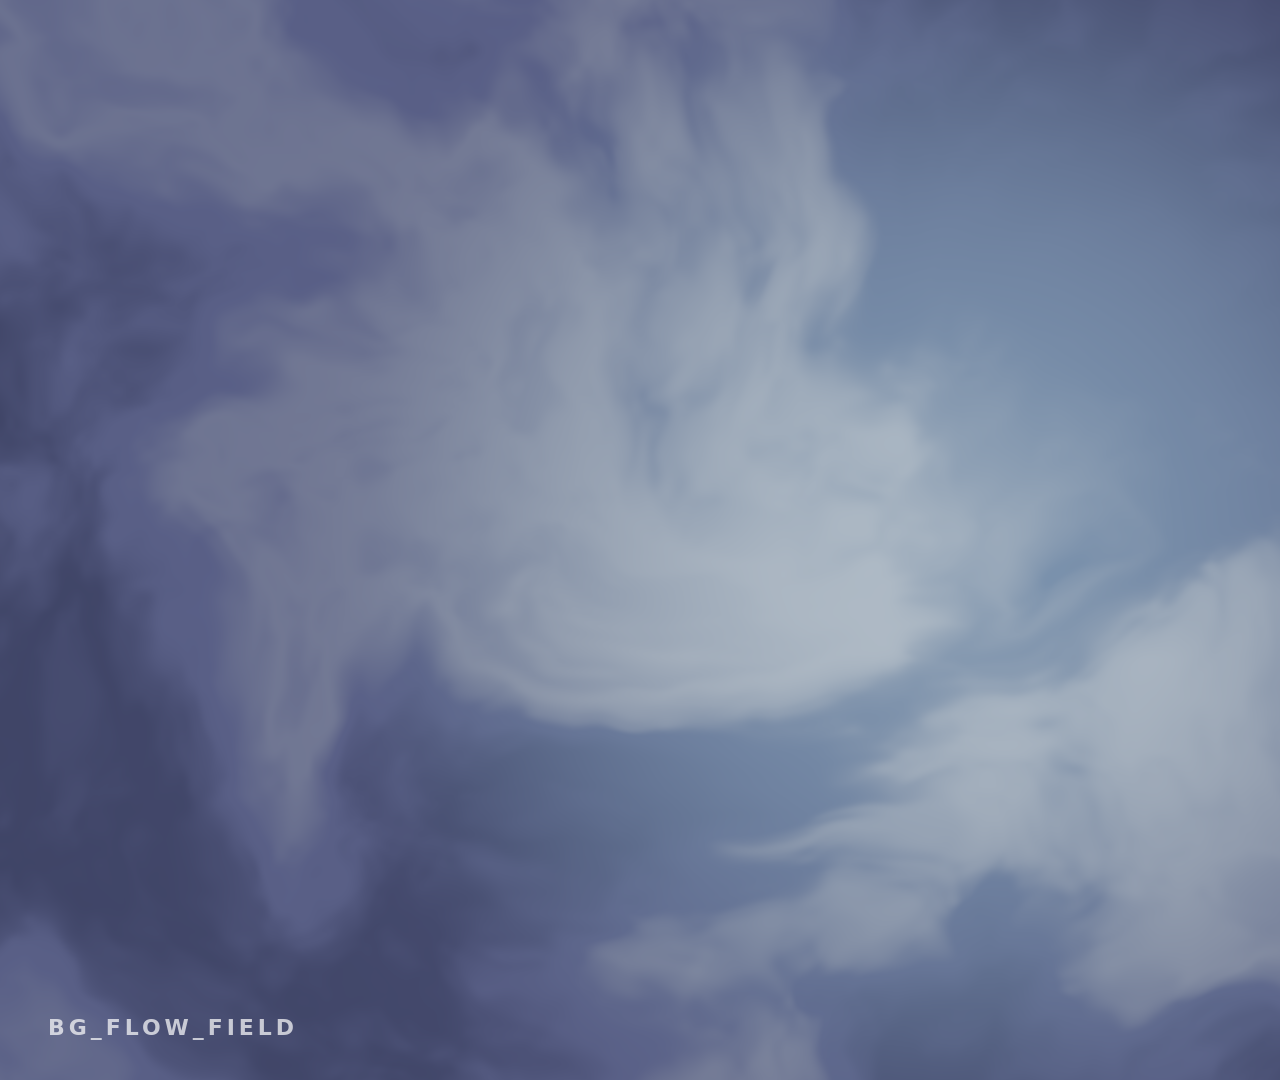
<file: skills/music-to-video/references/motion-primitives/bg-flow-field/index.html>
<!doctype html>
<html
  lang="en"
  data-composition-variables='[
    {"id":"bgColor",    "type":"color",  "label":"Page background",       "default":"#050507"},
    {"id":"colorLow",   "type":"color",  "label":"Flow — shadow tone",    "default":"#0a1430"},
    {"id":"colorMid",   "type":"color",  "label":"Flow — mid tone",       "default":"#6a6f9e"},
    {"id":"colorHigh",  "type":"color",  "label":"Flow — highlight tone", "default":"#e8f0ff"},
    {"id":"accentColor","type":"color",  "label":"Core / glow accent",    "default":"#aee4ff"},
    {"id":"flowSpeed",  "type":"number", "label":"Flow speed", "default":1, "min":0.1, "max":3, "step":0.1}
  ]'
>
  <head>
    <meta charset="UTF-8" />
    <meta name="viewport" content="width=1920, height=1080" />
    <title>bg_flow_field</title>
    <script src="../assets/gsap.min.js"></script>
    <style>
      :root {
        --hg-violet: #7c3aed;
        --hg-violet-2: #a855f7;
        --hg-bg: #050507;
        --hg-fg: #f5f5fa;
        --hg-dim: #6b6b78;
      }
      * {
        margin: 0;
        padding: 0;
        box-sizing: border-box;
      }
      html,
      body {
        margin: 0;
        width: 1920px;
        height: 1080px;
        overflow: hidden;
        background: var(--hg-bg);
        font-family: "Inter", system-ui, sans-serif;
        color: var(--hg-fg);
        -webkit-font-smoothing: antialiased;
      }
      #scene {
        position: absolute;
        inset: 0;
        width: 1920px;
        height: 1080px;
      }
      .field {
        position: absolute;
        inset: 0;
        width: 1920px;
        height: 1080px;
        display: block;
      }
      .label {
        position: absolute;
        left: 48px;
        bottom: 40px;
        font-size: 22px;
        font-weight: 600;
        letter-spacing: 0.18em;
        text-transform: uppercase;
        color: rgba(255, 255, 255, 0.7);
        mix-blend-mode: screen;
        pointer-events: none;
      }
    </style>
  </head>
  <body>
    <div
      id="root"
      data-composition-id="main"
      data-start="0"
      data-duration="4"
      data-width="1920"
      data-height="1080"
    >
      <div id="scene" class="clip" data-start="0" data-duration="4" data-track-index="1">
        <canvas class="field" width="1920" height="1080"></canvas>
        <div class="label">bg_flow_field</div>
      </div>
    </div>
    <script>
      window.__timelines = window.__timelines || {};
      const tl = gsap.timeline({ paused: true });

      // ── Variables (palette + speed); falls back to defaults standalone ──
      const defaults = {
        bgColor: "#050507",
        colorLow: "#0a1430",
        colorMid: "#6a6f9e",
        colorHigh: "#e8f0ff",
        accentColor: "#aee4ff",
        flowSpeed: 1,
      };
      const vars = Object.assign(
        {},
        defaults,
        window.__hyperframes && window.__hyperframes.getVariables
          ? window.__hyperframes.getVariables()
          : {},
      );

      // sRGB hex -> linear-light [r,g,b] (shader works in linear, gamma-encodes at end)
      function hexLin(hex) {
        let h = String(hex).replace("#", "").trim();
        if (h.length === 3) h = h[0] + h[0] + h[1] + h[1] + h[2] + h[2];
        const r = parseInt(h.substr(0, 2), 16) / 255;
        const g = parseInt(h.substr(2, 2), 16) / 255;
        const b = parseInt(h.substr(4, 2), 16) / 255;
        const lin = (c) => Math.pow(c, 2.2);
        return [lin(r), lin(g), lin(b)];
      }

      const canvas = document.querySelector(".field");
      const gl = canvas.getContext("webgl", {
        antialias: false,
        alpha: false,
        preserveDrawingBuffer: true,
      });

      const VERT = [
        "attribute vec2 position;",
        "varying vec2 vUv;",
        "void main(){",
        "  vUv = position * 0.5 + 0.5;",
        "  gl_Position = vec4(position, 0.0, 1.0);",
        "}",
      ].join("\n");

      // Curl-noise flow field — ported verbatim from the held-message-living-field
      // template's "living field" background. All visible state comes from uniforms.
      const FRAG = [
        "precision highp float;",
        "varying vec2 vUv;",
        "uniform float uTime;",
        "uniform float uPhase;",
        "uniform float uReveal;",
        "uniform float uChromAb;",
        "uniform float uVignette;",
        "uniform float uIntensity;",
        "uniform float uSpeed;",
        "uniform vec2  uResolution;",
        "uniform vec3  uColLow;",
        "uniform vec3  uColMid;",
        "uniform vec3  uColHigh;",
        "uniform vec3  uAccent;",
        "float hash21(vec2 p){",
        "  p = fract(p * vec2(123.34, 456.21));",
        "  p += dot(p, p + 45.32);",
        "  return fract(p.x * p.y);",
        "}",
        "float noise2(vec2 p){",
        "  vec2 i = floor(p);",
        "  vec2 f = fract(p);",
        "  vec2 u = f * f * (3.0 - 2.0 * f);",
        "  float a = hash21(i);",
        "  float b = hash21(i + vec2(1.0, 0.0));",
        "  float c = hash21(i + vec2(0.0, 1.0));",
        "  float d = hash21(i + vec2(1.0, 1.0));",
        "  return mix(mix(a,b,u.x), mix(c,d,u.x), u.y);",
        "}",
        "float fbm(vec2 p){",
        "  float v = 0.0;",
        "  float a = 0.5;",
        "  for(int i=0;i<5;i++){",
        "    v += a * noise2(p);",
        "    p *= 2.02;",
        "    a *= 0.5;",
        "  }",
        "  return v;",
        "}",
        "vec2 curl(vec2 p, float t){",
        "  float e = 0.6;",
        "  float n1 = fbm(p + vec2(0.0,  e) + t*0.18);",
        "  float n2 = fbm(p + vec2(0.0, -e) + t*0.18);",
        "  float n3 = fbm(p + vec2( e, 0.0) + t*0.18);",
        "  float n4 = fbm(p + vec2(-e, 0.0) + t*0.18);",
        "  return vec2(n1 - n2, -(n3 - n4));",
        "}",
        "vec3 palette(float t){",
        "  t = clamp(t, 0.0, 1.0);",
        "  vec3 lowMid = mix(uColLow, uColMid, smoothstep(0.0, 0.5, t));",
        "  return mix(lowMid, uColHigh, smoothstep(0.5, 1.0, t));",
        "}",
        "vec3 sampleField(vec2 uv, float t, float energy){",
        "  vec2 p = (uv - 0.5) * vec2(uResolution.x/uResolution.y, 1.0) * 2.4;",
        "  vec2 c = curl(p * 0.9, t);",
        "  vec2 q = p + c * (0.45 + 0.55 * energy);",
        "  float flow = fbm(q * 1.6 + vec2(t * 0.11, -t * 0.07));",
        "  float bands = sin(flow * 14.0 + t * 1.1);",
        "  bands = smoothstep(0.0, 1.0, 0.5 + 0.5 * bands);",
        "  float r = length(p);",
        "  float core = smoothstep(1.5, 0.05, r) * (0.6 + 0.4 * energy);",
        "  float glow = exp(-r * 1.6) * (0.55 + 0.45 * energy);",
        "  float k = clamp(flow * 0.85 + 0.15 * bands + 0.25 * core + 0.6 * glow, 0.0, 1.4);",
        "  vec3 col = palette(k * 0.9 + 0.1 * sin(t * 0.4));",
        "  col *= 0.7 + 0.6 * energy;",
        "  col += uAccent * core * 0.55;",
        "  return col;",
        "}",
        "void main(){",
        "  vec2 uv = vUv;",
        "  float t = uTime * uSpeed;",
        "  float e = uIntensity;",
        "  vec2 dir = normalize(uv - 0.5 + 1e-6);",
        "  float ca = uChromAb * (0.004 + 0.012 * length(uv - 0.5));",
        "  vec3 cR = sampleField(uv + dir * ca, t, e);",
        "  vec3 cG = sampleField(uv,            t, e);",
        "  vec3 cB = sampleField(uv - dir * ca, t, e);",
        "  vec3 col = vec3(cR.r, cG.g, cB.b);",
        "  float lum = dot(col, vec3(0.299, 0.587, 0.114));",
        "  col = mix(vec3(lum), col, 1.05);",
        "  float rev = uReveal;",
        "  float sweep = smoothstep(0.0, 0.6, rev) * (1.0 - smoothstep(0.6, 1.0, rev));",
        "  col += uColHigh * sweep * 0.35;",
        "  vec3 phaseTint = mix(vec3(0.85, 0.92, 1.05), vec3(1.05, 0.95, 0.85), uPhase);",
        "  col *= phaseTint;",
        "  float v = length(uv - 0.5);",
        "  col *= 1.0 - smoothstep(0.45, 0.95, v) * uVignette;",
        "  col = col / (col + 1.0);",
        "  col = pow(col, vec3(1.0/2.2));",
        "  gl_FragColor = vec4(col, 1.0);",
        "}",
      ].join("\n");

      function compile(type, src) {
        const s = gl.createShader(type);
        gl.shaderSource(s, src);
        gl.compileShader(s);
        return s;
      }
      const prog = gl.createProgram();
      gl.attachShader(prog, compile(gl.VERTEX_SHADER, VERT));
      gl.attachShader(prog, compile(gl.FRAGMENT_SHADER, FRAG));
      gl.linkProgram(prog);
      gl.useProgram(prog);

      // full-screen triangle
      const buf = gl.createBuffer();
      gl.bindBuffer(gl.ARRAY_BUFFER, buf);
      gl.bufferData(gl.ARRAY_BUFFER, new Float32Array([-1, -1, 3, -1, -1, 3]), gl.STATIC_DRAW);
      const posLoc = gl.getAttribLocation(prog, "position");
      gl.enableVertexAttribArray(posLoc);
      gl.vertexAttribPointer(posLoc, 2, gl.FLOAT, false, 0, 0);
      gl.viewport(0, 0, 1920, 1080);

      const L = (n) => gl.getUniformLocation(prog, n);
      const uLoc = {
        uTime: L("uTime"),
        uPhase: L("uPhase"),
        uReveal: L("uReveal"),
        uChromAb: L("uChromAb"),
        uVignette: L("uVignette"),
        uIntensity: L("uIntensity"),
        uSpeed: L("uSpeed"),
        uResolution: L("uResolution"),
        uColLow: L("uColLow"),
        uColMid: L("uColMid"),
        uColHigh: L("uColHigh"),
        uAccent: L("uAccent"),
      };

      // animated uniform state (GSAP tweens these .value fields)
      const u = {
        uTime: { value: 0 },
        uPhase: { value: 0.1 },
        uReveal: { value: 0 },
        uChromAb: { value: 0 },
        uVignette: { value: 0 },
        uIntensity: { value: 0.3 },
      };
      const speed = Number(vars.flowSpeed) || 1;
      const cLow = hexLin(vars.colorLow);
      const cMid = hexLin(vars.colorMid);
      const cHigh = hexLin(vars.colorHigh);
      const cAcc = hexLin(vars.accentColor);

      function render() {
        gl.uniform1f(uLoc.uTime, u.uTime.value);
        gl.uniform1f(uLoc.uPhase, u.uPhase.value);
        gl.uniform1f(uLoc.uReveal, u.uReveal.value);
        gl.uniform1f(uLoc.uChromAb, u.uChromAb.value);
        gl.uniform1f(uLoc.uVignette, u.uVignette.value);
        gl.uniform1f(uLoc.uIntensity, u.uIntensity.value);
        gl.uniform1f(uLoc.uSpeed, speed);
        gl.uniform2f(uLoc.uResolution, 1920, 1080);
        gl.uniform3fv(uLoc.uColLow, cLow);
        gl.uniform3fv(uLoc.uColMid, cMid);
        gl.uniform3fv(uLoc.uColHigh, cHigh);
        gl.uniform3fv(uLoc.uAccent, cAcc);
        gl.drawArrays(gl.TRIANGLES, 0, 3);
      }
      render(); // initial frame so a seek to 0 / first paint is correct

      // ── Energy-envelope drive (the "living field" breath): all repaint is via
      // onUpdate, so the field is fully determined by the timeline position — no
      // requestAnimationFrame, seek-safe. ──
      tl.eventCallback("onUpdate", render);

      tl.to(u.uTime, { value: 4, duration: 4, ease: "none" }, 0);

      // energy: settle-in → breathe → SURGE → settle dark for the hold
      tl.to(u.uIntensity, { value: 0.6, duration: 1.2, ease: "sine.inOut" }, 0);
      tl.to(u.uIntensity, { value: 1.0, duration: 0.7, ease: "power2.in" }, 1.3);
      tl.to(u.uIntensity, { value: 0.35, duration: 2.0, ease: "power2.out" }, 2.0);

      // chromatic light-leak: light at entry, spikes on the surge, then settles
      tl.fromTo(u.uChromAb, { value: 0 }, { value: 0.4, duration: 1.2, ease: "sine.in" }, 0);
      tl.to(u.uChromAb, { value: 1.4, duration: 0.5, ease: "power3.in" }, 1.4);
      tl.to(u.uChromAb, { value: 0.2, duration: 1.6, ease: "power2.out" }, 1.9);

      // a brief highlight sweep across the surge
      tl.fromTo(u.uReveal, { value: 0 }, { value: 1, duration: 0.7, ease: "none" }, 1.3);
      tl.set(u.uReveal, { value: 0 }, 2.0);

      // colour-temperature drift
      tl.to(u.uPhase, { value: 0.6, duration: 2.2, ease: "sine.inOut" }, 0.6);

      // black mask settles the field to near-black + central glow for the hold
      tl.to(u.uVignette, { value: 0.85, duration: 1.6, ease: "power2.out" }, 1.9);

      window.__timelines["main"] = tl;
    </script>
  </body>
</html>
</file>
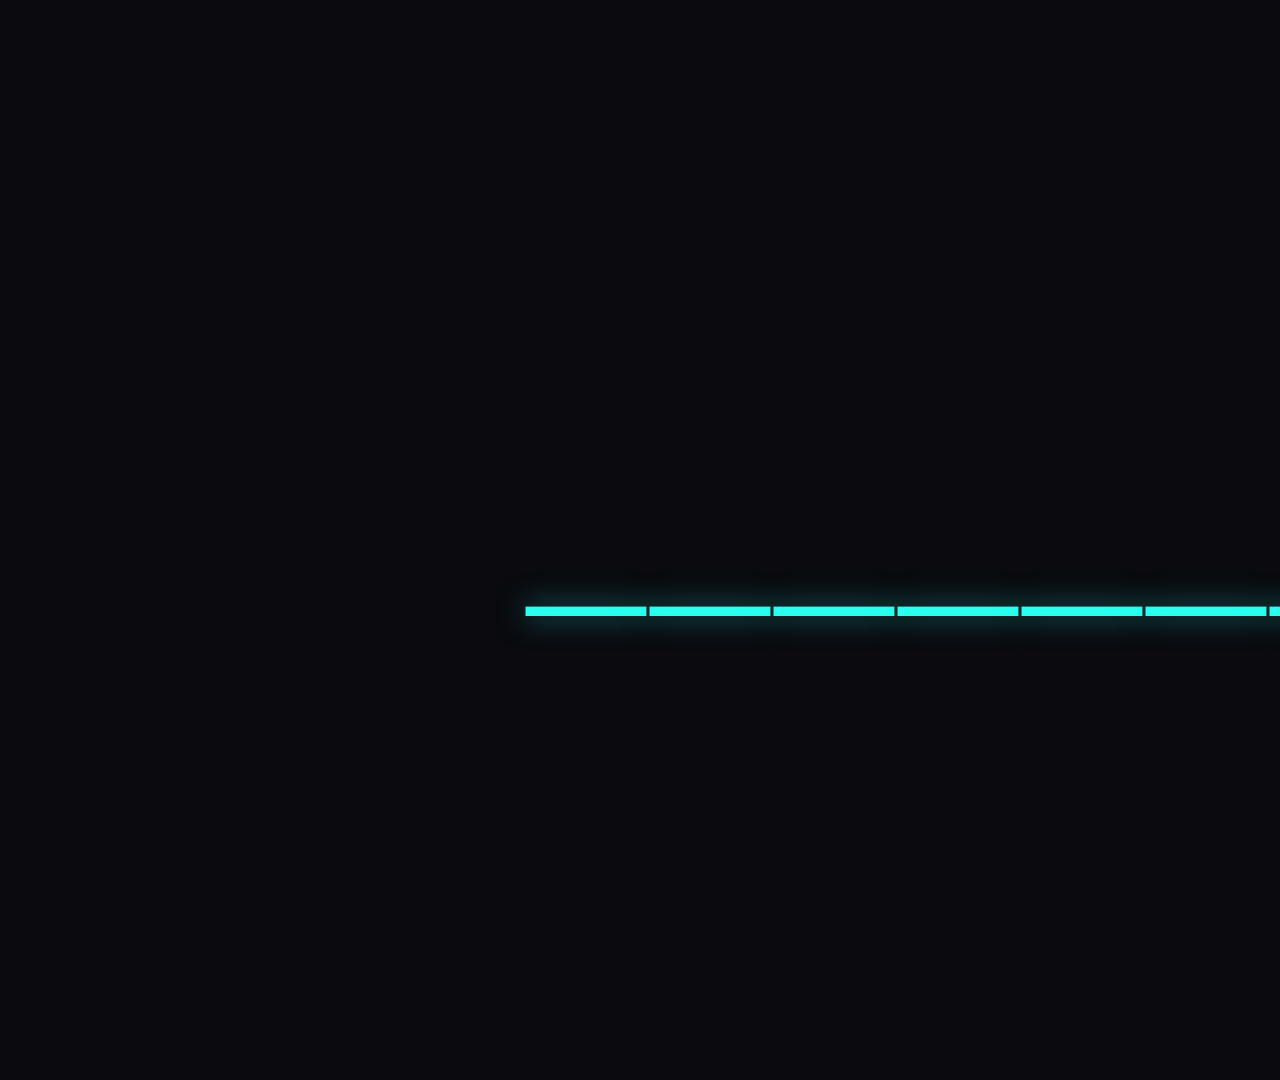
<file: skills/music-to-video/references/motion-primitives/binary-decrypt/index.html>
<!doctype html>
<html lang="en">
  <head>
    <meta charset="UTF-8" />
    <meta name="viewport" content="width=1920, height=1080" />
    <title>08 · binary_decrypt</title>
    <script src="../assets/gsap.min.js"></script>
    <style>
      :root {
        --hg-violet: #7c3aed;
        --hg-violet-2: #a855f7;
        --hg-cyan: #2afff0;
        --hg-bg: #0a0a0f;
        --hg-fg: #f5f5fa;
        --hg-dim: #6b6b78;
      }
      * {
        margin: 0;
        padding: 0;
        box-sizing: border-box;
      }
      html,
      body {
        margin: 0;
        width: 1920px;
        height: 1080px;
        overflow: hidden;
        background: var(--hg-bg);
        font-family: "Inter", system-ui, sans-serif;
        color: var(--hg-fg);
        -webkit-font-smoothing: antialiased;
      }
      #scene {
        position: absolute;
        inset: 0;
        width: 1920px;
        height: 1080px;
      }
      .stage {
        position: absolute;
        inset: 0;
        display: flex;
        align-items: center;
        justify-content: center;
      }
      .crypt {
        font-family: "JetBrains Mono", monospace;
        font-weight: 700;
        font-size: 200px;
        letter-spacing: 0.02em;
        color: var(--hg-cyan);
        text-shadow: 0 0 30px rgba(42, 255, 240, 0.5);
      }
      .crypt .char {
        display: inline-block;
        min-width: 1ch;
      }
    </style>
  </head>
  <body>
    <div
      id="root"
      data-composition-id="main"
      data-start="0"
      data-duration="2"
      data-width="1920"
      data-height="1080"
    >
      <div id="scene" class="clip" data-start="0" data-duration="2" data-track-index="1">
        <div class="stage">
          <div class="crypt">
            <span class="char" data-target="D">_</span><span class="char" data-target="E">_</span
            ><span class="char" data-target="C">_</span><span class="char" data-target="R">_</span
            ><span class="char" data-target="Y">_</span><span class="char" data-target="P">_</span
            ><span class="char" data-target="T">_</span>
          </div>
        </div>
      </div>
    </div>
    <script>
      window.__timelines = window.__timelines || {};
      const tl = gsap.timeline({ paused: true });

      const SCRAMBLE = "01█▓▒░▀▄■◆◇▪▫";
      function scrambleChar(charIdx, phase) {
        const tick = Math.floor(phase * 60);
        const i = (charIdx * 7 + tick * 13 + 3) % SCRAMBLE.length;
        return SCRAMBLE.charAt(i);
      }
      const cryptState = [{ p: 0 }, { p: 0 }, { p: 0 }, { p: 0 }, { p: 0 }, { p: 0 }, { p: 0 }];
      cryptState.forEach((state, idx) => {
        tl.to(
          state,
          {
            p: 1,
            duration: 0.85,
            delay: idx * 0.05,
            ease: "power2.out",
            onUpdate: function () {
              const spans = document.querySelectorAll(".crypt .char");
              const span = spans[idx];
              if (!span) return;
              const target = span.getAttribute("data-target");
              if (state.p >= 0.72) {
                span.textContent = target;
                span.style.color = "var(--hg-fg)";
                span.style.textShadow = "0 0 30px rgba(168, 85, 247, 0.8)";
              } else {
                span.textContent = scrambleChar(idx, state.p);
              }
            },
          },
          0.15,
        );
      });

      window.__timelines["main"] = tl;
    </script>
  </body>
</html>
</file>
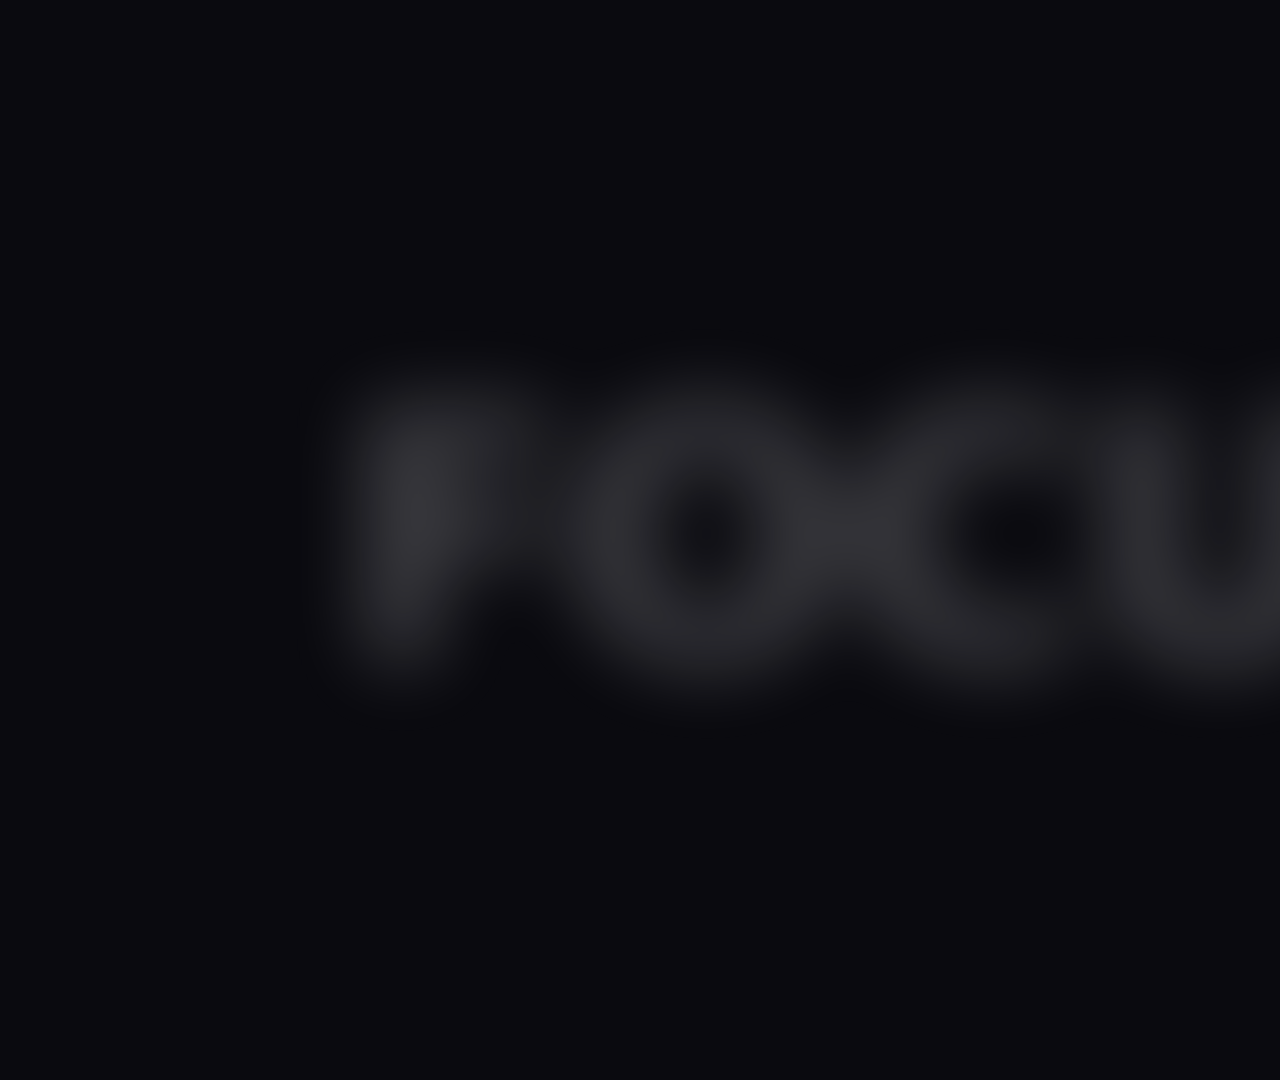
<file: skills/music-to-video/references/motion-primitives/blur-resolve/index.html>
<!doctype html>
<html lang="en">
  <head>
    <meta charset="UTF-8" />
    <meta name="viewport" content="width=1920, height=1080" />
    <title>blur_resolve</title>
    <script src="../assets/gsap.min.js"></script>
    <style>
      :root {
        --hg-violet: #7c3aed;
        --hg-violet-2: #a855f7;
        --hg-bg: #0a0a0f;
        --hg-fg: #f5f5fa;
        --hg-dim: #6b6b78;
      }
      * {
        margin: 0;
        padding: 0;
        box-sizing: border-box;
      }
      html,
      body {
        margin: 0;
        width: 1920px;
        height: 1080px;
        overflow: hidden;
        background: var(--hg-bg);
        font-family: "Inter", system-ui, sans-serif;
        color: var(--hg-fg);
        -webkit-font-smoothing: antialiased;
      }
      #scene {
        position: absolute;
        inset: 0;
        width: 1920px;
        height: 1080px;
      }
      .stage {
        position: absolute;
        inset: 0;
        display: flex;
        align-items: center;
        justify-content: center;
      }
      .hero {
        font-weight: 900;
        font-size: 320px;
        letter-spacing: -0.04em;
        line-height: 0.95;
        color: var(--hg-fg);
        white-space: nowrap;
        will-change: filter, transform, opacity;
      }
    </style>
  </head>
  <body>
    <div
      id="root"
      data-composition-id="main"
      data-start="0"
      data-duration="2"
      data-width="1920"
      data-height="1080"
    >
      <div id="scene" class="clip" data-start="0" data-duration="2" data-track-index="1">
        <div class="stage">
          <div class="hero" id="hero">FOCUS</div>
        </div>
      </div>
    </div>
    <script>
      window.__timelines = window.__timelines || {};
      const tl = gsap.timeline({ paused: true });

      // Resolve: heavy blur + scaled-up + dim settles into perfect crisp focus.
      tl.fromTo(
        "#hero",
        { filter: "blur(36px)", scale: 1.08, opacity: 0.25 },
        { filter: "blur(0px)", scale: 1, opacity: 1, duration: 0.7, ease: "power2.out" },
        0.05,
      );

      // Hold crisp through the middle (no keys needed — state persists to ~1.5).

      // Blur-out near the end: brief defocus + dim, a cut-away that loops seamlessly.
      tl.to(
        "#hero",
        { filter: "blur(24px)", opacity: 0.25, duration: 0.25, ease: "power2.in" },
        1.7,
      );

      window.__timelines["main"] = tl;
    </script>
  </body>
</html>
</file>
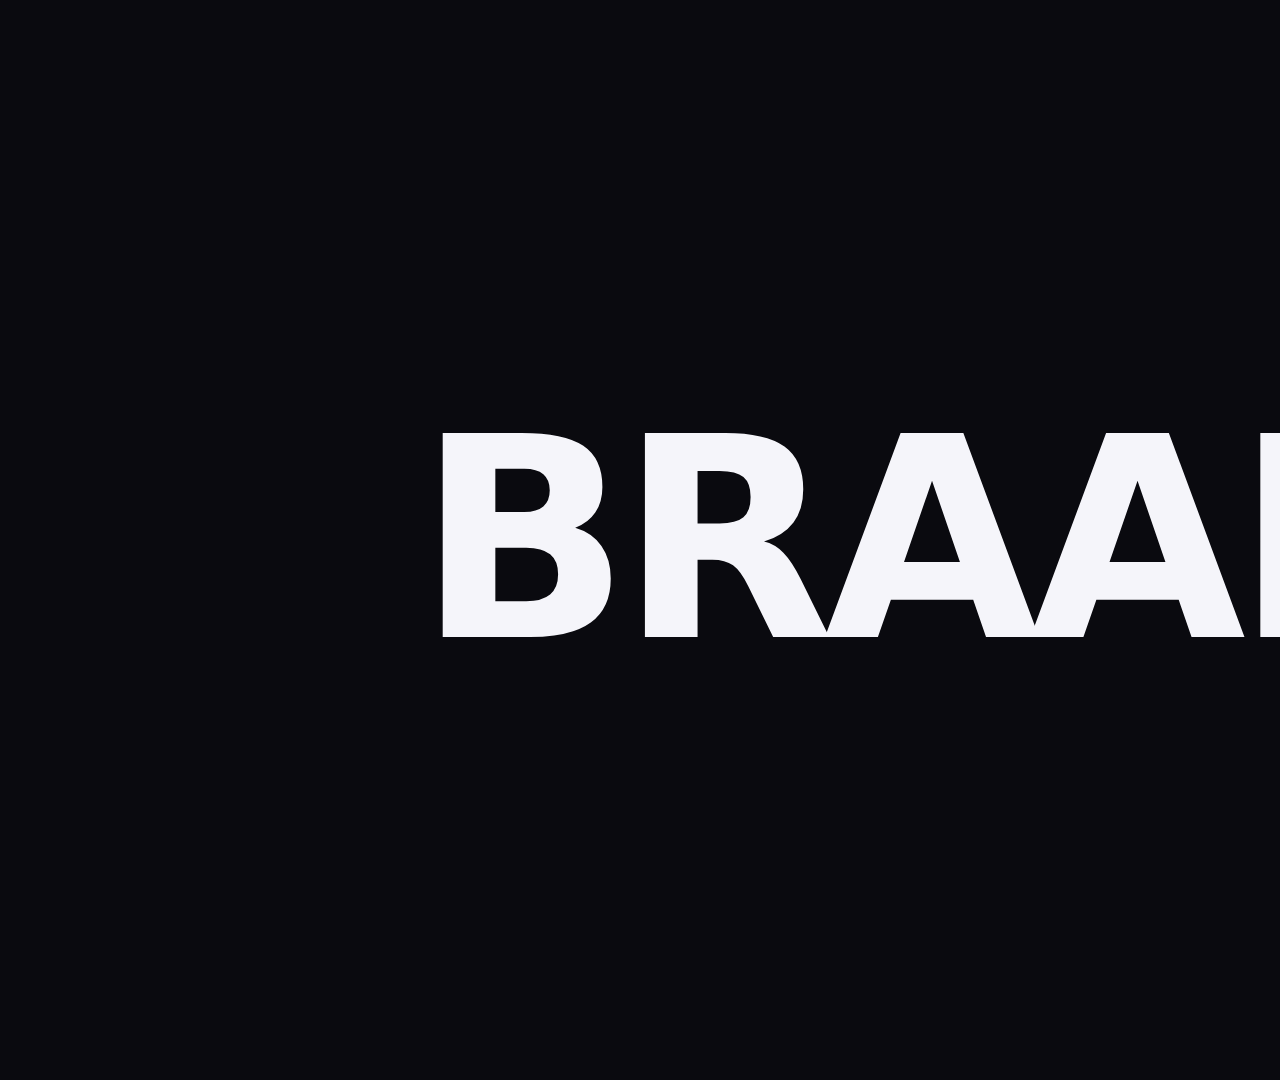
<file: skills/music-to-video/references/motion-primitives/braam-punch/index.html>
<!doctype html>
<html lang="en">
  <head>
    <meta charset="UTF-8" />
    <meta name="viewport" content="width=1920, height=1080" />
    <title>03 · braam_punch</title>
    <script src="../assets/gsap.min.js"></script>
    <style>
      :root {
        --hg-violet: #7c3aed;
        --hg-violet-2: #a855f7;
        --hg-bg: #0a0a0f;
        --hg-fg: #f5f5fa;
        --hg-dim: #6b6b78;
      }
      * {
        margin: 0;
        padding: 0;
        box-sizing: border-box;
      }
      html,
      body {
        margin: 0;
        width: 1920px;
        height: 1080px;
        overflow: hidden;
        background: var(--hg-bg);
        font-family: "Inter", system-ui, sans-serif;
        color: var(--hg-fg);
        -webkit-font-smoothing: antialiased;
      }
      #scene {
        position: absolute;
        inset: 0;
        width: 1920px;
        height: 1080px;
      }
      .stage {
        position: absolute;
        inset: 0;
        display: flex;
        align-items: center;
        justify-content: center;
      }
      .hero {
        font-weight: 900;
        font-size: 280px;
        letter-spacing: -0.04em;
        line-height: 0.95;
        color: var(--hg-fg);
        white-space: nowrap;
        will-change: transform, text-shadow;
      }
      .glow-ring {
        position: absolute;
        width: 900px;
        height: 900px;
        border-radius: 50%;
        background: radial-gradient(circle, rgba(124, 58, 237, 0.55) 0%, rgba(124, 58, 237, 0) 65%);
        filter: blur(20px);
        will-change: transform, opacity;
        opacity: 0;
      }
      .flash {
        position: absolute;
        inset: 0;
        background: #fff;
        opacity: 0;
        pointer-events: none;
        will-change: opacity;
      }
    </style>
  </head>
  <body>
    <div
      id="root"
      data-composition-id="main"
      data-start="0"
      data-duration="2"
      data-width="1920"
      data-height="1080"
    >
      <div id="scene" class="clip" data-start="0" data-duration="2" data-track-index="1">
        <div class="stage">
          <div class="glow-ring"></div>
          <div class="hero" id="hero">BRAAM</div>
        </div>
        <div class="flash"></div>
      </div>
    </div>
    <script>
      window.__timelines = window.__timelines || {};
      const tl = gsap.timeline({ paused: true });

      tl.set("#hero", { scale: 0.92, opacity: 0 }, 0);
      tl.set(".glow-ring", { scale: 0.6, opacity: 0 }, 0);
      tl.to("#hero", { opacity: 1, duration: 0.18, ease: "power2.out" }, 0.05);
      tl.to(".glow-ring", { scale: 1.2, opacity: 1, duration: 0.45, ease: "power3.out" }, 0.05);
      tl.to(
        "#hero",
        {
          scale: 1.18,
          textShadow: "0 0 60px rgba(168,85,247,0.9)",
          duration: 0.12,
          ease: "power4.out",
        },
        0.25,
      );
      tl.to(
        "#hero",
        {
          scale: 1.0,
          textShadow: "0 0 0px rgba(168,85,247,0)",
          duration: 0.7,
          ease: "elastic.out(1, 0.5)",
        },
        0.37,
      );
      tl.fromTo(
        ".flash",
        { opacity: 0 },
        { opacity: 0.85, duration: 0.06, ease: "power4.out" },
        0.25,
      );
      tl.to(".flash", { opacity: 0, duration: 0.35, ease: "power3.in" }, 0.31);
      tl.to(
        ".glow-ring",
        { scale: 1.45, opacity: 0.4, duration: 1.0, ease: "power2.out", overwrite: "auto" },
        0.55,
      );

      window.__timelines["main"] = tl;
    </script>
  </body>
</html>
</file>
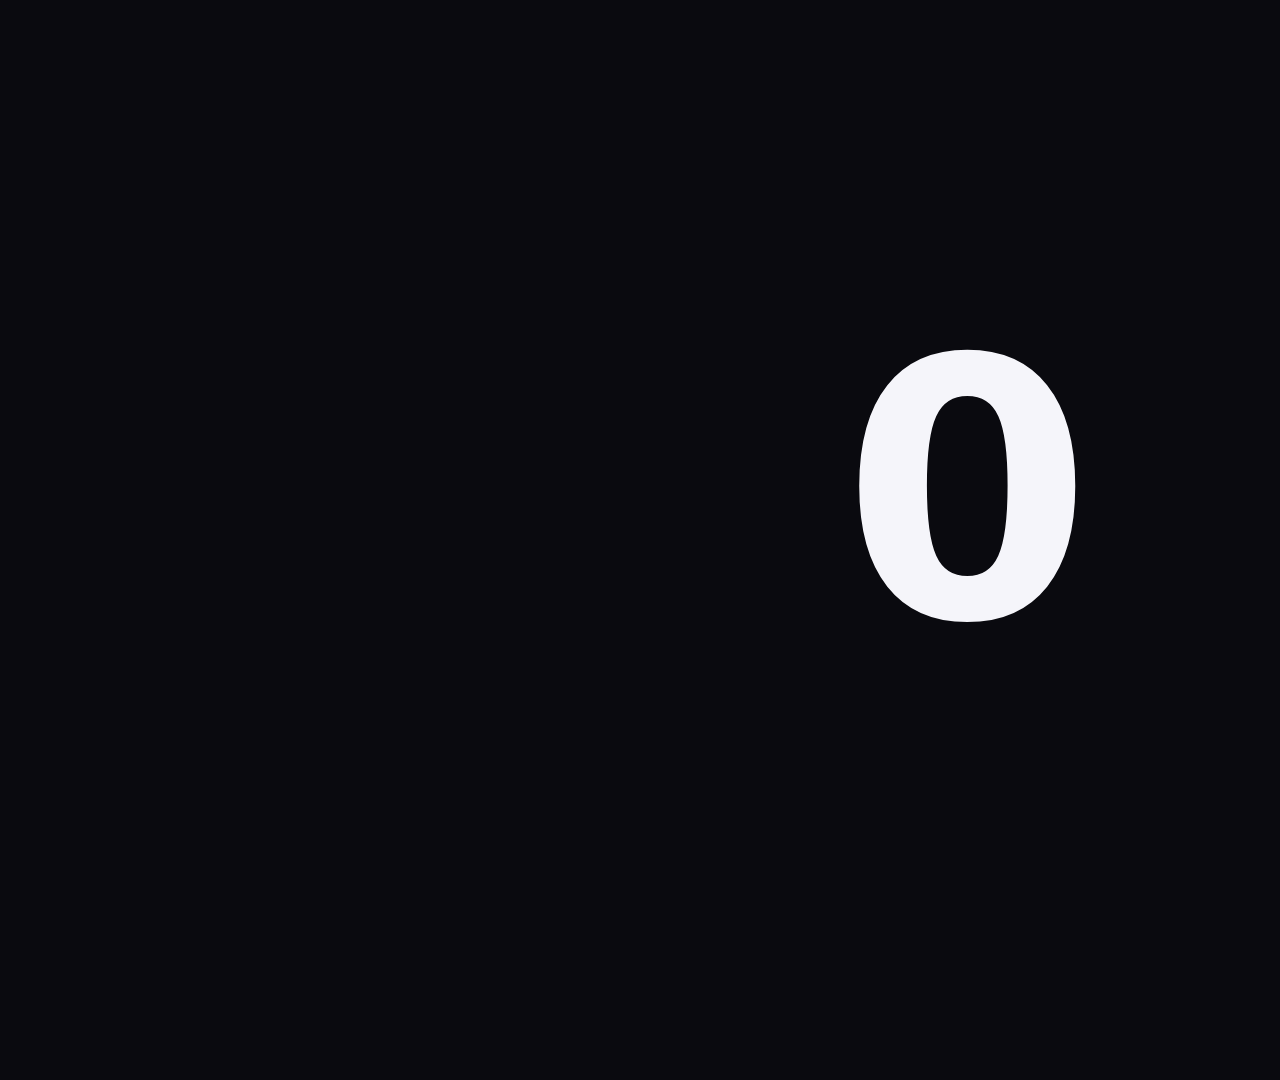
<file: skills/music-to-video/references/motion-primitives/counting-punch/index.html>
<!doctype html>
<html lang="en">
  <head>
    <meta charset="UTF-8" />
    <meta name="viewport" content="width=1920, height=1080" />
    <title>22 · counting_punch</title>
    <script src="../assets/gsap.min.js"></script>
    <style>
      :root {
        --hg-violet: #7c3aed;
        --hg-violet-2: #a855f7;
        --hg-cyan: #2afff0;
        --hg-bg: #0a0a0f;
        --hg-fg: #f5f5fa;
        --hg-dim: #6b6b78;
      }
      * {
        margin: 0;
        padding: 0;
        box-sizing: border-box;
      }
      html,
      body {
        margin: 0;
        width: 1920px;
        height: 1080px;
        overflow: hidden;
        background: var(--hg-bg);
        font-family: "Inter", system-ui, sans-serif;
        color: var(--hg-fg);
        -webkit-font-smoothing: antialiased;
      }
      #scene {
        position: absolute;
        inset: 0;
        width: 1920px;
        height: 1080px;
      }
      .stage {
        position: absolute;
        inset: 0;
        display: flex;
        flex-direction: column;
        align-items: center;
        justify-content: center;
        gap: 30px;
      }
      .counter {
        font-weight: 900;
        font-size: 360px;
        letter-spacing: -0.04em;
        font-variant-numeric: tabular-nums;
        color: var(--hg-fg);
        will-change: transform, text-shadow;
        line-height: 1;
      }
      .caption {
        font-family: "JetBrains Mono", monospace;
        font-size: 28px;
        color: var(--hg-dim);
        letter-spacing: 0.3em;
        text-transform: uppercase;
        opacity: 0;
      }
      .underline {
        height: 4px;
        background: var(--hg-violet-2);
        width: 0;
        box-shadow: 0 0 20px var(--hg-violet);
      }
    </style>
  </head>
  <body>
    <div
      id="root"
      data-composition-id="main"
      data-start="0"
      data-duration="2"
      data-width="1920"
      data-height="1080"
    >
      <div id="scene" class="clip" data-start="0" data-duration="2" data-track-index="1">
        <div class="stage">
          <div class="counter" id="counter">0</div>
          <div class="underline" id="underline"></div>
          <div class="caption" id="caption">USERS THIS WEEK</div>
        </div>
      </div>
    </div>
    <script>
      window.__timelines = window.__timelines || {};
      const tl = gsap.timeline({ paused: true });

      const TARGET = 12847;
      const counter = { v: 0 };
      let lastShown = 0;

      function format(n) {
        return Math.floor(n).toLocaleString("en-US");
      }

      tl.to(
        counter,
        {
          v: TARGET,
          duration: 1.15,
          ease: "expo.out",
          onUpdate: function () {
            const el = document.getElementById("counter");
            if (!el) return;
            const cur = Math.floor(counter.v);
            if (cur !== lastShown) {
              el.textContent = format(cur);
              // tiny scale tick on each digit change
              el.style.transform = "scale(1.045)";
              el.style.textShadow = "0 0 40px rgba(168, 85, 247, 0.6)";
              // browser will paint, then this resets via the next onUpdate
            }
            lastShown = cur;
          },
        },
        0.15,
      );

      // Big settle punch at landing
      tl.to(
        "#counter",
        {
          scale: 1.12,
          textShadow: "0 0 80px rgba(168, 85, 247, 0.9)",
          duration: 0.1,
          ease: "power4.out",
        },
        1.3,
      );
      tl.to(
        "#counter",
        {
          scale: 1.0,
          textShadow: "0 0 20px rgba(168, 85, 247, 0.4)",
          duration: 0.6,
          ease: "elastic.out(1, 0.55)",
        },
        1.4,
      );

      // Underline draws
      tl.to("#underline", { width: 420, duration: 0.6, ease: "expo.out" }, 1.35);
      tl.to("#caption", { opacity: 1, duration: 0.5, ease: "power2.out" }, 1.55);

      window.__timelines["main"] = tl;
    </script>
  </body>
</html>
</file>
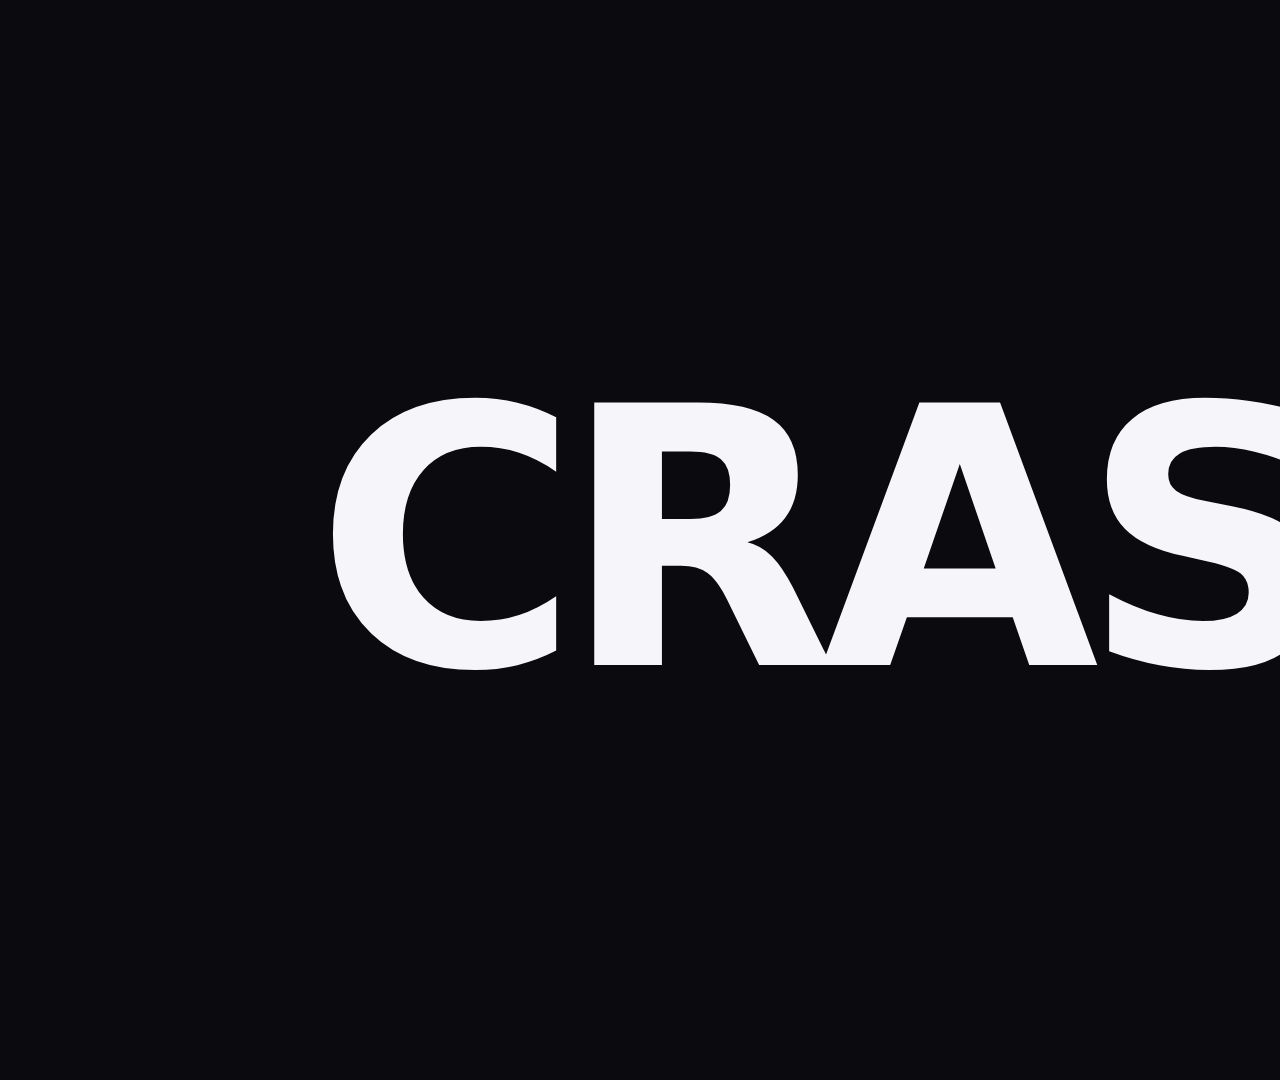
<file: skills/music-to-video/references/motion-primitives/crash-zoom-in/index.html>
<!doctype html>
<html lang="en">
  <head>
    <meta charset="UTF-8" />
    <meta name="viewport" content="width=1920, height=1080" />
    <title>19 · crash_zoom_in</title>
    <script src="../assets/gsap.min.js"></script>
    <style>
      :root {
        --hg-violet: #7c3aed;
        --hg-violet-2: #a855f7;
        --hg-bg: #0a0a0f;
        --hg-fg: #f5f5fa;
        --hg-dim: #6b6b78;
      }
      * {
        margin: 0;
        padding: 0;
        box-sizing: border-box;
      }
      html,
      body {
        margin: 0;
        width: 1920px;
        height: 1080px;
        overflow: hidden;
        background: var(--hg-bg);
        font-family: "Inter", system-ui, sans-serif;
        color: var(--hg-fg);
        -webkit-font-smoothing: antialiased;
      }
      #scene {
        position: absolute;
        inset: 0;
        width: 1920px;
        height: 1080px;
      }
      .zoom-stage {
        position: absolute;
        inset: 0;
        display: flex;
        align-items: center;
        justify-content: center;
        will-change: transform;
      }
      .radial-bg {
        position: absolute;
        inset: 0;
        background: radial-gradient(
          circle at center,
          rgba(168, 85, 247, 0.18) 0%,
          transparent 35%,
          rgba(0, 0, 0, 0.6) 80%
        );
        opacity: 0;
        will-change: opacity, transform;
      }
      .speed-lines {
        position: absolute;
        inset: 0;
        background: repeating-radial-gradient(
          circle at 50% 50%,
          transparent 0px,
          transparent 6px,
          rgba(255, 255, 255, 0.08) 7px,
          transparent 8px
        );
        opacity: 0;
        will-change: opacity;
        mix-blend-mode: screen;
      }
      .hero {
        font-weight: 900;
        font-size: 360px;
        letter-spacing: -0.05em;
        color: var(--hg-fg);
        white-space: nowrap;
        will-change: transform, filter;
      }
    </style>
  </head>
  <body>
    <div
      id="root"
      data-composition-id="main"
      data-start="0"
      data-duration="2"
      data-width="1920"
      data-height="1080"
    >
      <div id="scene" class="clip" data-start="0" data-duration="2" data-track-index="1">
        <div class="radial-bg"></div>
        <div class="speed-lines"></div>
        <div class="zoom-stage"><div class="hero">CRASH</div></div>
      </div>
    </div>
    <script>
      window.__timelines = window.__timelines || {};
      const tl = gsap.timeline({ paused: true });

      // Hold black for tension
      tl.set(".hero", { scale: 0.03, filter: "blur(20px)", opacity: 0 }, 0);

      const CRASH = 0.45;

      // The crash itself
      tl.to(
        ".hero",
        { scale: 1.0, filter: "blur(0px)", opacity: 1, duration: 0.32, ease: "expo.in" },
        CRASH,
      );

      // Background swoosh in same window
      tl.fromTo(
        ".radial-bg",
        { opacity: 0, scale: 0.4 },
        { opacity: 1, scale: 1, duration: 0.32, ease: "expo.in" },
        CRASH,
      );
      tl.fromTo(
        ".speed-lines",
        { opacity: 0, scale: 0.2 },
        { opacity: 1, scale: 1.4, duration: 0.32, ease: "expo.in" },
        CRASH,
      );

      // Landing settle
      const LAND = CRASH + 0.32;
      tl.to(".hero", { scale: 0.96, duration: 0.08, ease: "power3.out" }, LAND);
      tl.to(".hero", { scale: 1.0, duration: 0.5, ease: "elastic.out(1, 0.55)" }, LAND + 0.08);

      // Quick landing shake
      const sh = [9, -7, 5, -4, 2, -1];
      sh.forEach((amp, i) => {
        tl.to(
          ".zoom-stage",
          { x: amp, y: amp * 0.5 * (i % 2 ? -1 : 1), duration: 0.03, ease: "steps(1)" },
          LAND + i * 0.03,
        );
      });
      tl.to(
        ".zoom-stage",
        { x: 0, y: 0, duration: 0.1, ease: "power2.out" },
        LAND + sh.length * 0.03,
      );

      // Speed lines fade
      tl.to(".speed-lines", { opacity: 0, duration: 0.4, ease: "power2.out" }, LAND + 0.05);
      // Radial settles
      tl.to(".radial-bg", { opacity: 0.5, duration: 0.5, ease: "power2.out" }, LAND);

      window.__timelines["main"] = tl;
    </script>
  </body>
</html>
</file>
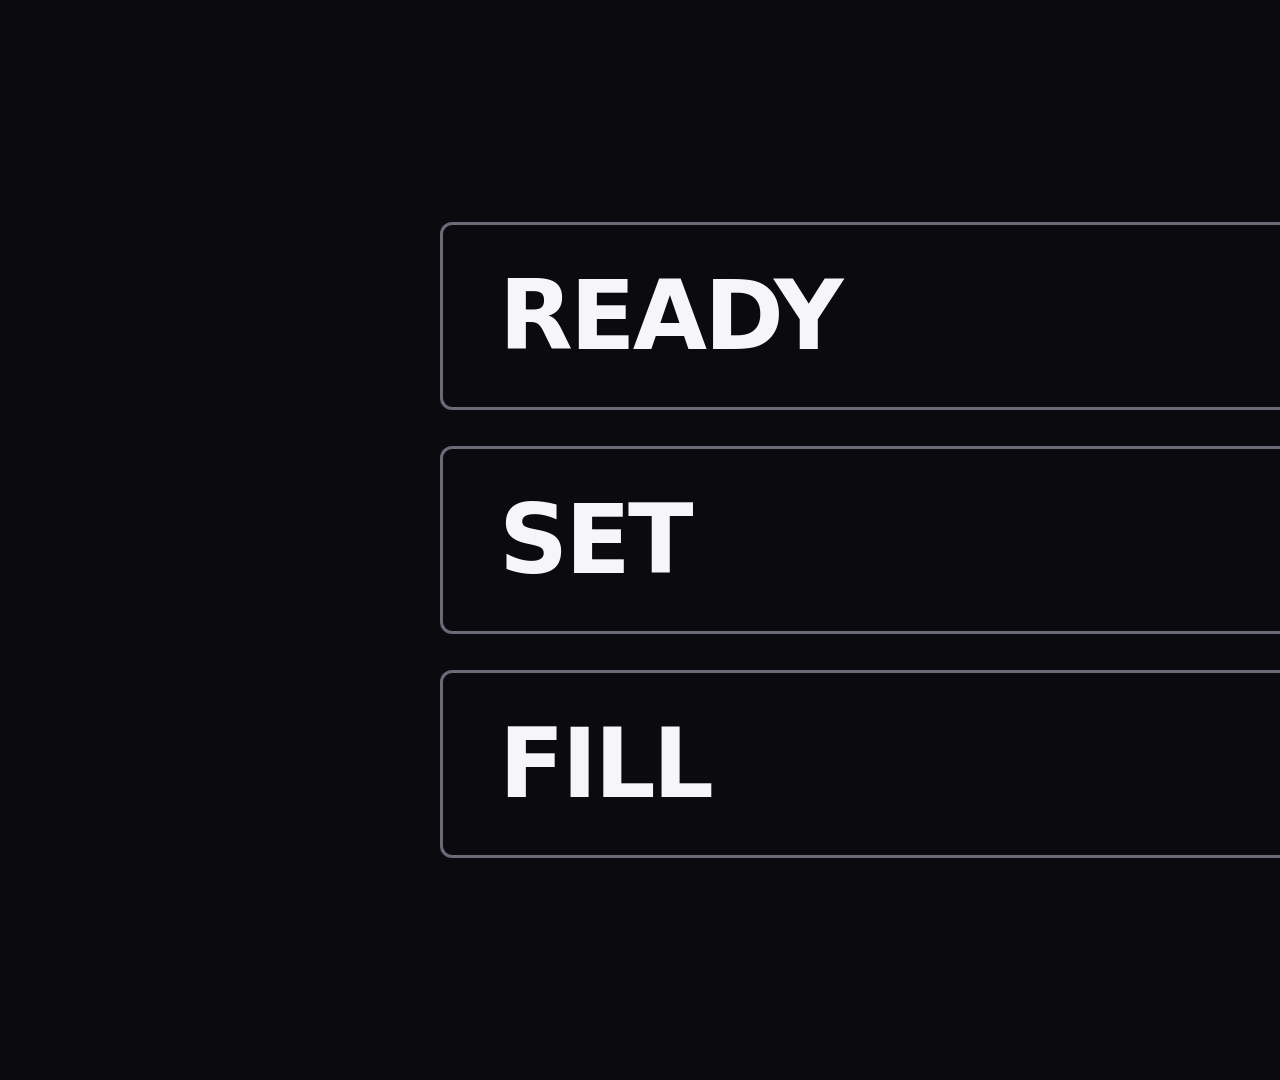
<file: skills/music-to-video/references/motion-primitives/directional-fill/index.html>
<!doctype html>
<html lang="en">
  <head>
    <meta charset="UTF-8" />
    <meta name="viewport" content="width=1920, height=1080" />
    <title>directional_fill</title>
    <script src="../assets/gsap.min.js"></script>
    <style>
      :root {
        --hg-violet: #7c3aed;
        --hg-violet-2: #a855f7;
        --hg-bg: #0a0a0f;
        --hg-fg: #f5f5fa;
        --hg-dim: #6b6b78;
      }
      * {
        margin: 0;
        padding: 0;
        box-sizing: border-box;
      }
      html,
      body {
        margin: 0;
        width: 1920px;
        height: 1080px;
        overflow: hidden;
        background: var(--hg-bg);
        font-family: "Inter", system-ui, sans-serif;
        color: var(--hg-fg);
        -webkit-font-smoothing: antialiased;
      }
      #scene {
        position: absolute;
        inset: 0;
        width: 1920px;
        height: 1080px;
      }
      .stage {
        position: absolute;
        inset: 0;
        display: flex;
        flex-direction: column;
        align-items: center;
        justify-content: center;
        gap: 36px;
      }
      .bar {
        position: relative;
        width: 1040px;
        height: 188px;
        border: 3px solid var(--hg-dim);
        border-radius: 12px;
        overflow: hidden;
        display: flex;
        align-items: center;
        padding: 0 56px;
      }
      .fill {
        position: absolute;
        inset: 0;
        transform: scaleX(0);
        will-change: transform;
      }
      .fill.a {
        background: var(--hg-violet);
        transform-origin: left center;
      }
      .fill.b {
        background: var(--hg-violet-2);
        transform-origin: right center;
      }
      .fill.c {
        background: #2afff0;
        transform-origin: left center;
      }
      .label {
        position: relative;
        z-index: 1;
        font-weight: 900;
        font-size: 96px;
        letter-spacing: -0.03em;
        line-height: 1;
        color: var(--hg-fg);
        will-change: color;
      }
    </style>
  </head>
  <body>
    <div
      id="root"
      data-composition-id="main"
      data-start="0"
      data-duration="1.8"
      data-width="1920"
      data-height="1080"
    >
      <div id="scene" class="clip" data-start="0" data-duration="1.8" data-track-index="1">
        <div class="stage">
          <div class="bar">
            <div class="fill a"></div>
            <span class="label" id="l1">READY</span>
          </div>
          <div class="bar">
            <div class="fill b"></div>
            <span class="label" id="l2">SET</span>
          </div>
          <div class="bar">
            <div class="fill c"></div>
            <span class="label" id="l3">FILL</span>
          </div>
        </div>
      </div>
    </div>
    <script>
      window.__timelines = window.__timelines || {};
      const tl = gsap.timeline({ paused: true });

      // Bar 1 — sweeps left -> right, landing on the beat at ~0.55s.
      tl.to(".fill.a", { scaleX: 1, duration: 0.35, ease: "power2.out" }, 0.2);
      tl.set("#l1", { color: "var(--hg-bg)" }, 0.55);

      // Bar 2 — sweeps right -> left, landing at ~0.85s.
      tl.to(".fill.b", { scaleX: 1, duration: 0.35, ease: "power2.out" }, 0.5);
      tl.set("#l2", { color: "var(--hg-bg)" }, 0.85);

      // Bar 3 — sweeps left -> right, landing at ~1.15s.
      tl.to(".fill.c", { scaleX: 1, duration: 0.35, ease: "power2.out" }, 0.8);
      tl.set("#l3", { color: "var(--hg-bg)" }, 1.15);

      window.__timelines["main"] = tl;
    </script>
  </body>
</html>
</file>
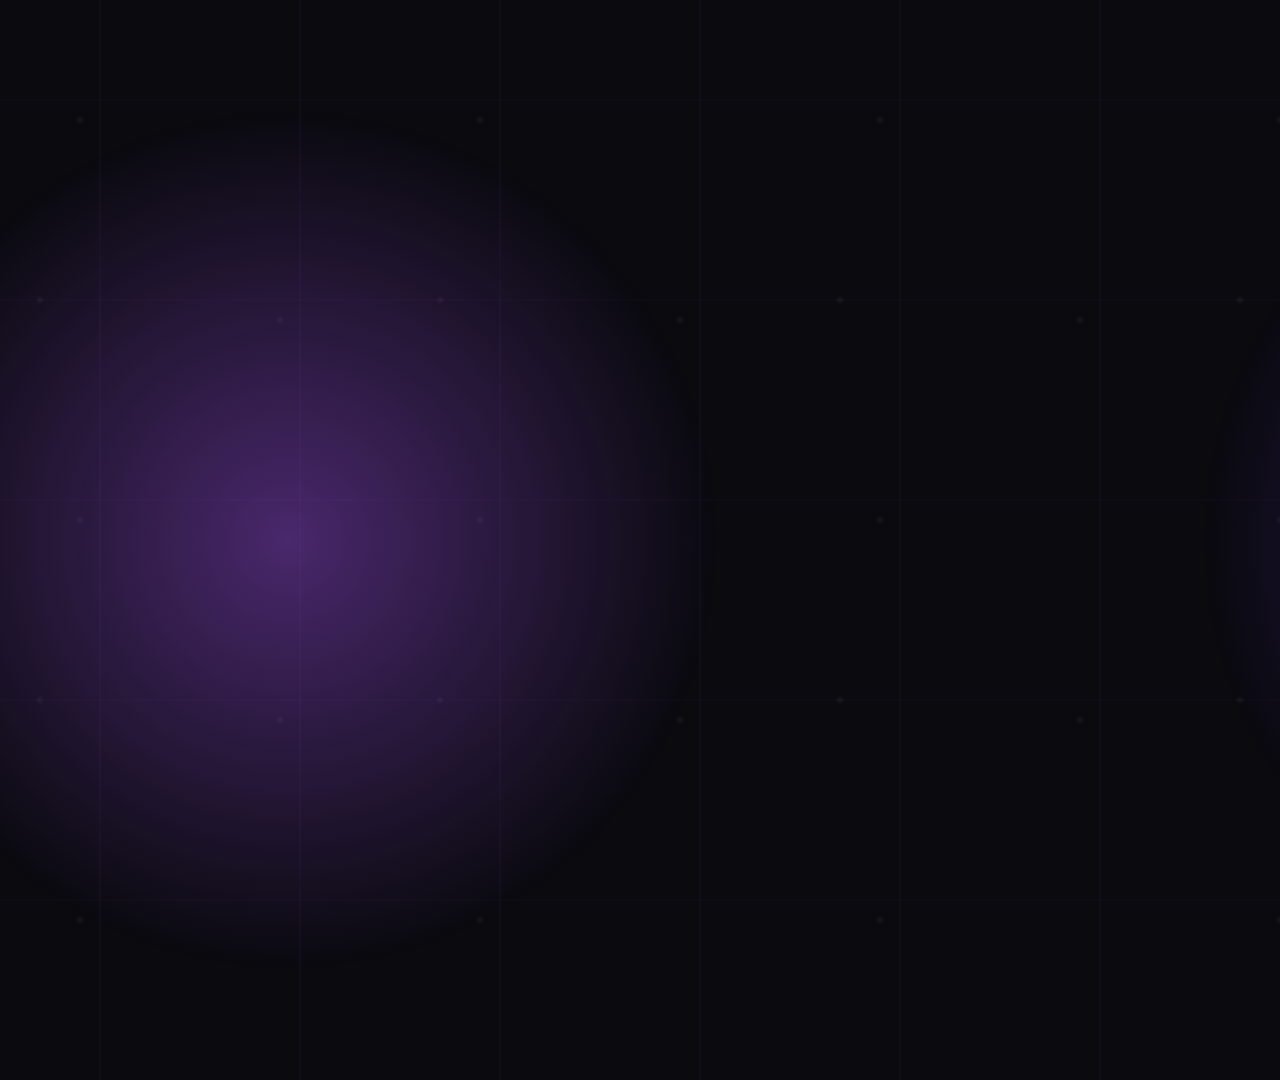
<file: skills/music-to-video/references/motion-primitives/dolly-zoom/index.html>
<!doctype html>
<html lang="en">
  <head>
    <meta charset="UTF-8" />
    <meta name="viewport" content="width=1920, height=1080" />
    <title>09 · dolly_zoom</title>
    <script src="../assets/gsap.min.js"></script>
    <style>
      :root {
        --hg-violet: #7c3aed;
        --hg-violet-2: #a855f7;
        --hg-bg: #0a0a0f;
        --hg-fg: #f5f5fa;
        --hg-dim: #6b6b78;
      }
      * {
        margin: 0;
        padding: 0;
        box-sizing: border-box;
      }
      html,
      body {
        margin: 0;
        width: 1920px;
        height: 1080px;
        overflow: hidden;
        background: var(--hg-bg);
        font-family: "Inter", system-ui, sans-serif;
        color: var(--hg-fg);
        -webkit-font-smoothing: antialiased;
      }
      #scene {
        position: absolute;
        inset: 0;
        width: 1920px;
        height: 1080px;
      }
      .stage {
        position: absolute;
        inset: 0;
        display: flex;
        align-items: center;
        justify-content: center;
      }
      .layers {
        position: absolute;
        inset: 0;
        overflow: hidden;
      }
      .bg-far,
      .bg-mid,
      .bg-near {
        position: absolute;
        inset: 0;
        will-change: transform, filter;
      }
      .bg-far {
        background:
          radial-gradient(2px 2px at 20% 30%, var(--hg-dim) 50%, transparent 51%),
          radial-gradient(2px 2px at 70% 80%, var(--hg-dim) 50%, transparent 51%),
          radial-gradient(1px 1px at 45% 60%, var(--hg-dim) 50%, transparent 51%),
          radial-gradient(1px 1px at 85% 25%, var(--hg-dim) 50%, transparent 51%),
          radial-gradient(2px 2px at 10% 75%, var(--hg-dim) 50%, transparent 51%),
          radial-gradient(1px 1px at 60% 15%, var(--hg-dim) 50%, transparent 51%);
        background-size: 400px 400px;
        filter: blur(2px);
      }
      .bg-mid {
        background:
          linear-gradient(90deg, transparent 49.7%, rgba(168, 85, 247, 0.25) 50%, transparent 50.3%)
            0 0 / 200px 200px,
          linear-gradient(
              180deg,
              transparent 49.7%,
              rgba(168, 85, 247, 0.15) 50%,
              transparent 50.3%
            )
            0 0 / 200px 200px;
      }
      .bg-near {
        background:
          radial-gradient(circle at 15% 50%, rgba(168, 85, 247, 0.4) 0%, transparent 25%),
          radial-gradient(circle at 85% 50%, rgba(124, 58, 237, 0.4) 0%, transparent 25%);
      }
      .subject {
        position: relative;
        z-index: 5;
        font-family: "Playfair Display", serif;
        font-style: italic;
        font-weight: 900;
        font-size: 180px;
        letter-spacing: -0.02em;
      }
    </style>
  </head>
  <body>
    <div
      id="root"
      data-composition-id="main"
      data-start="0"
      data-duration="2"
      data-width="1920"
      data-height="1080"
    >
      <div id="scene" class="clip" data-start="0" data-duration="2" data-track-index="1">
        <div class="layers">
          <div class="bg-far"></div>
          <div class="bg-mid"></div>
          <div class="bg-near"></div>
        </div>
        <div class="stage"><div class="subject">subject.</div></div>
      </div>
    </div>
    <script>
      window.__timelines = window.__timelines || {};
      const tl = gsap.timeline({ paused: true });

      tl.fromTo(
        ".bg-far",
        { scale: 1, filter: "blur(2px)" },
        { scale: 1.6, filter: "blur(4px)", duration: 1.8, ease: "power2.inOut" },
        0.1,
      );
      tl.fromTo(".bg-mid", { scale: 1 }, { scale: 1.4, duration: 1.8, ease: "power2.inOut" }, 0.1);
      tl.fromTo(".bg-near", { scale: 1 }, { scale: 1.2, duration: 1.8, ease: "power2.inOut" }, 0.1);
      tl.fromTo(
        ".subject",
        { opacity: 0, scale: 1.1 },
        { opacity: 1, scale: 1, duration: 0.6, ease: "power3.out" },
        0.15,
      );
      tl.to(".layers", { skewY: -0.5, duration: 1.8, ease: "power2.inOut" }, 0.1);

      window.__timelines["main"] = tl;
    </script>
  </body>
</html>
</file>
